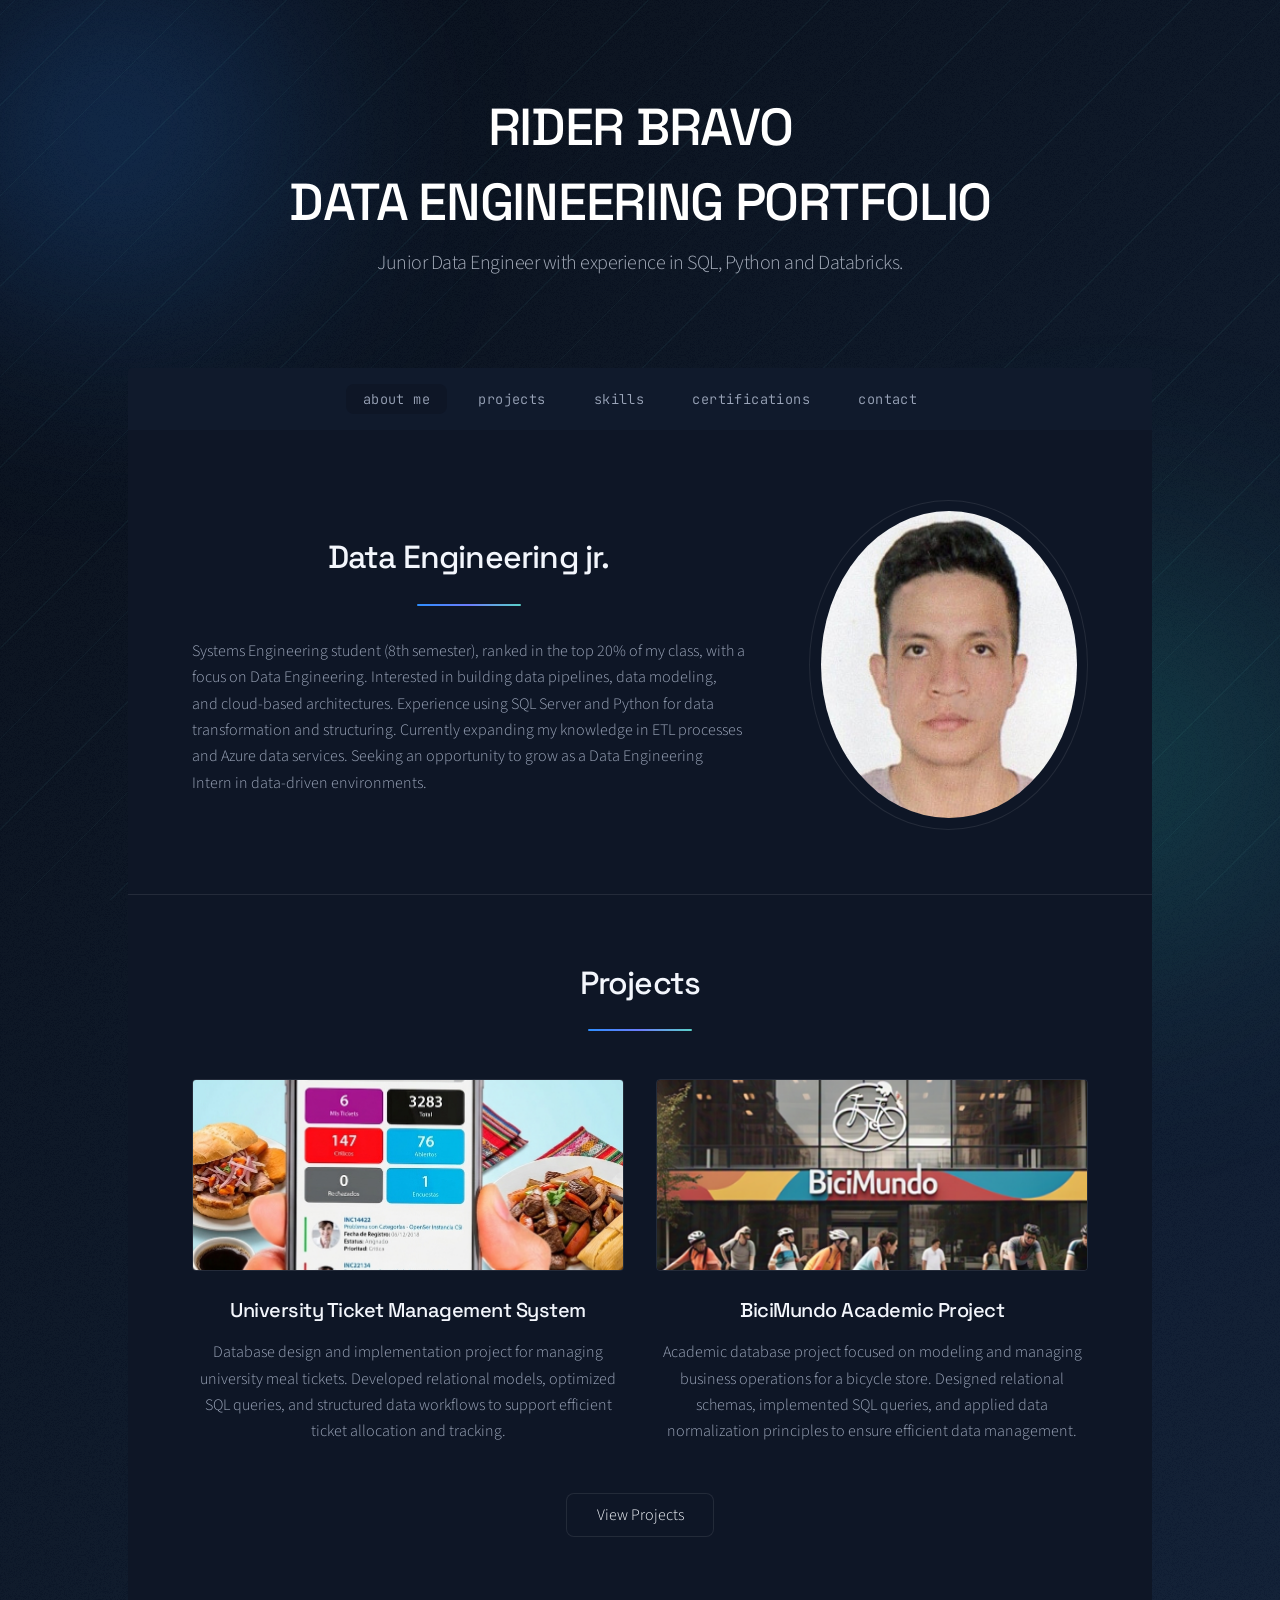
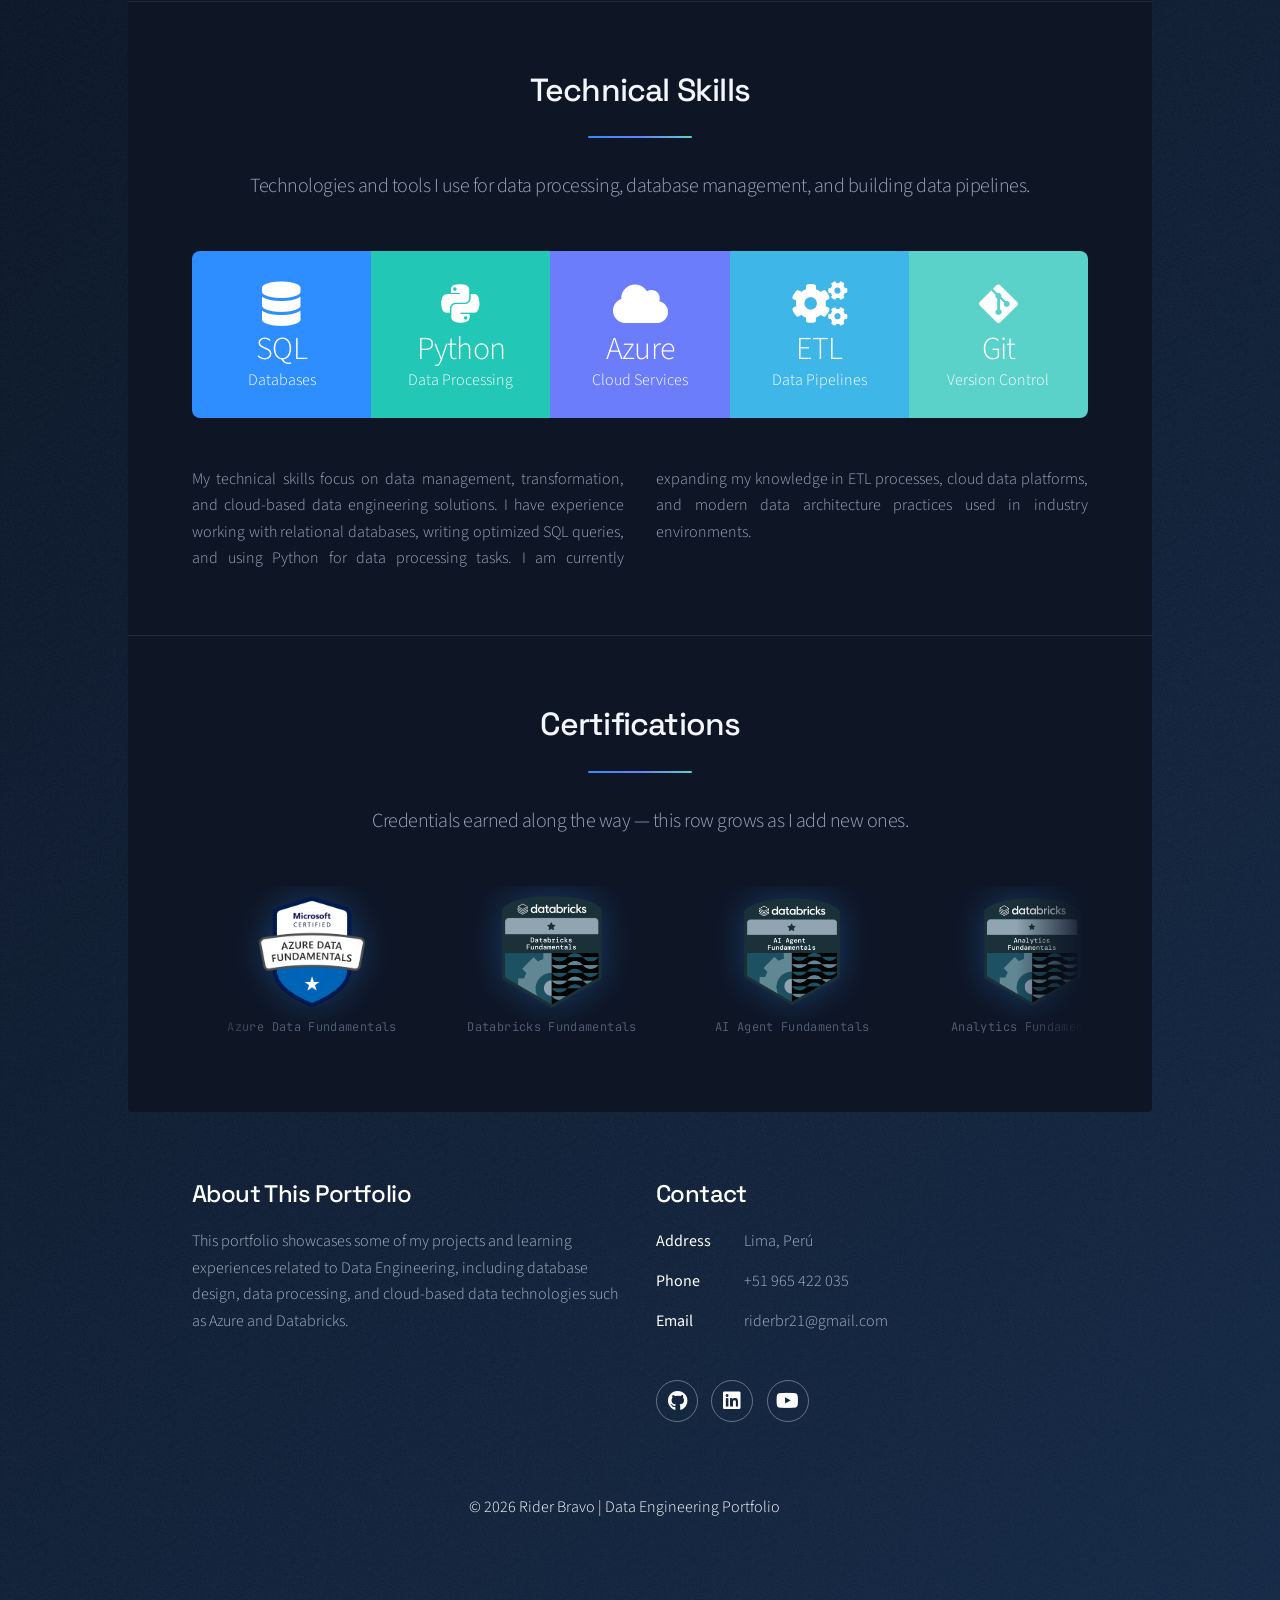
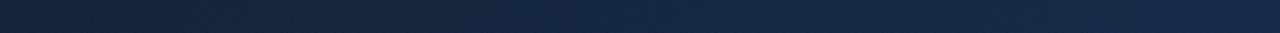
<file: index.html>
<!DOCTYPE HTML>
<!--
	Stellar by HTML5 UP
	html5up.net | @ajlkn
	Free for personal and commercial use under the CCA 3.0 license (html5up.net/license)
-->
<html lang="en">
	<head>
		<title>Rider Bravo | Data Engineering</title>
		<meta charset="utf-8" />
		<meta name="viewport" content="width=device-width, initial-scale=1, user-scalable=no" />

		<meta name="keywords" content="Rider Bravo, Data Engineer, Data Engineering, SQL, Python, ETL, Portafolio">
		<meta name="author" content="Rider Bravo">
		<meta name="description" content="Rider Bravo - Data Engineer Junior. Proyectos de ETL, Data Warehouse, SQL Server y Power BI.">

		<link rel="stylesheet" href="assets/css/main.css" />
		<noscript><link rel="stylesheet" href="assets/css/noscript.css" /></noscript>
		<script>if ('scrollRestoration' in history) history.scrollRestoration = 'manual';</script>
	</head>
	<body class="is-preload">

		<div class="bg-flow" aria-hidden="true"></div>

		<!-- Wrapper -->
			<div id="wrapper">

				<!-- Header -->
					<header id="header" class="alt">

						<h1>RIDER BRAVO </h1>
						<h1>DATA ENGINEERING PORTFOLIO</h1>

						<p>Junior Data Engineer with experience in SQL, Python and Databricks.</p>

					</header>

				<!-- Nav -->
					<nav id="nav">
						<ul>
							<li><a href="#intro" class="active">About me</a></li>
							<li><a href="#first">Projects</a></li>
							<li><a href="#second">Skills</a></li>
							<li><a href="#third">Certifications</a></li>
							<li><a href="#footer">Contact</a></li>
						</ul>
					</nav>

				<!-- Main -->
					<div id="main">

						<!-- Introduction -->
							<section id="intro" class="main">
								<div class="spotlight">
									<div class="content">
										<header class="major special">
											<h2>Data Engineering jr.</h2>
										</header>
										<p>
										Systems Engineering student (8th semester), ranked in the top 20% of my class,
										with a focus on Data Engineering. Interested in building data pipelines,
										data modeling, and cloud-based architectures. Experience using SQL Server
										and Python for data transformation and structuring. Currently expanding my
										knowledge in ETL processes and Azure data services. Seeking an opportunity
										to grow as a Data Engineering Intern in data-driven environments.
										</p>

									</div>
									<span class="image"><img src="images/pic01.jpeg" alt="Rider Bravo Data Engineer" title="Rider Bravo" /></span>
								</div>
							</section>

						<!-- First Section -->
							<section id="first" class="main special">
								<header class="major">
									<h2>Projects</h2>
								</header>
								<ul class="features">
									<li>
										<span class="project-icon"><img src="images/desayunoOBU.png" alt="Sistema tickets"></span>
										<h3>University Ticket Management System</h3>
										<p>Database design and implementation project for managing university meal tickets. Developed relational models, optimized SQL queries, and structured data workflows to support efficient ticket allocation and tracking.</p>
									</li>
									<li>
										<span class="project-icon"><img src="images/bicimundo.png" alt="BiciMundo Project"></span>
										<h3>BiciMundo Academic Project</h3>
										<p>Academic database project focused on modeling and managing business operations for a bicycle store. Designed relational schemas, implemented SQL queries, and applied data normalization principles to ensure efficient data management.</p>
									</li>

								</ul>
								<footer class="major">
									<ul class="actions special">
										<li><a href="generic.html" class="button">View Projects</a></li>
									</ul>
								</footer>
							</section>

						<!-- Second Section -->
							<section id="second" class="main special">
								<header class="major">
									<h2>Technical Skills</h2>
									<p>Technologies and tools I use for data processing, database management,
									and building data pipelines.</p>
								</header>

								<ul class="statistics">
									<li class="style1">
										<span class="icon solid fa-database"></span>
										<strong>SQL</strong> Databases
									</li>

									<li class="style2">
										<span class="icon brands fa-python"></span>
										<strong>Python</strong> Data Processing
									</li>

									<li class="style3">
										<span class="icon solid fa-cloud"></span>
										<strong>Azure</strong> Cloud Services
									</li>

									<li class="style4">
										<span class="icon solid fa-cogs"></span>
										<strong>ETL</strong> Data Pipelines
									</li>

									<li class="style5">
										<span class="icon brands fa-git-alt"></span>
										<strong>Git</strong> Version Control
									</li>
								</ul>

								<p class="content">
								My technical skills focus on data management, transformation, and
								cloud-based data engineering solutions. I have experience working
								with relational databases, writing optimized SQL queries, and using
								Python for data processing tasks. I am currently expanding my
								knowledge in ETL processes, cloud data platforms, and modern
								data architecture practices used in industry environments.
								</p>
							</section>

						<!-- Third Section -->
							<section id="third" class="main special">
								<header class="major">
									<h2>Certifications</h2>
									<p>Credentials earned along the way — this row grows as I add new ones.</p>
								</header>

								<div class="badge-marquee">
									<div class="badge-track">
										<a class="badge-item" href="https://learn.microsoft.com/es-mx/users/riderarceniobravosnchez-0359/credentials/fa0839f3e8932d15?ref=https%3A%2F%2Fwww.linkedin.com%2F" target="_blank" rel="noopener">
											<img src="images/badges/badge_data_fundamentals.png" alt="Microsoft Certified: Azure Data Fundamentals (DP-900)">
											<span class="badge-label">Azure Data Fundamentals</span>
										</a>
										<a class="badge-item" href="https://credentials.databricks.com/b4ce08c6-1bc7-4565-8d0b-9a2d0531d707#acc.ZTK1s7hA" target="_blank" rel="noopener">
											<img src="images/badges/badge_databricks.png" alt="Databricks Fundamentals">
											<span class="badge-label">Databricks Fundamentals</span>
										</a>
										<a class="badge-item" href="https://credentials.databricks.com/d0765c09-5a96-4ff2-a3c9-8afe31fa7fae#acc.HkmtR5Se" target="_blank" rel="noopener">
											<img src="images/badges/badge_ai_agent.png" alt="Databricks AI Agent Fundamentals">
											<span class="badge-label">AI Agent Fundamentals</span>
										</a>
										<a class="badge-item" href="https://credentials.databricks.com/8ec8ac1c-ae9f-4963-b28d-5a96823101e3#acc.uNx4XzWG" target="_blank" rel="noopener">
											<img src="images/badges/badge_analytics.png" alt="Databricks Analytics Fundamentals">
											<span class="badge-label">Analytics Fundamentals</span>
										</a>
										<a class="badge-item" href="https://credentials.databricks.com/4ef626b1-1dcb-41ea-800e-81008d8dab7c#acc.o5iOgXbt" target="_blank" rel="noopener">
											<img src="images/badges/badge_lakehouse_architecture.png" alt="Databricks Lakehouse Architecture Fundamentals">
											<span class="badge-label">Lakehouse Architecture</span>
										</a>
										<a class="badge-item" href="https://credentials.databricks.com/0ae1e254-e4d6-451c-8ff1-3c7a0db89a75#acc.zgOSmBrW" target="_blank" rel="noopener">
											<img src="images/badges/badge_data_ingestion.png" alt="Databricks Data Ingestion with Lakeflow Connect">
											<span class="badge-label">Data Ingestion with Lakeflow Connect</span>
										</a>
										<!-- Duplicate of the six badges above — required so the CSS marquee loop is seamless. Add new badges to BOTH copies. -->
										<a class="badge-item" href="https://learn.microsoft.com/es-mx/users/riderarceniobravosnchez-0359/credentials/fa0839f3e8932d15?ref=https%3A%2F%2Fwww.linkedin.com%2F" target="_blank" rel="noopener" aria-hidden="true" tabindex="-1">
											<img src="images/badges/badge_data_fundamentals.png" alt="">
											<span class="badge-label">Azure Data Fundamentals</span>
										</a>
										<a class="badge-item" href="https://credentials.databricks.com/b4ce08c6-1bc7-4565-8d0b-9a2d0531d707#acc.ZTK1s7hA" target="_blank" rel="noopener" aria-hidden="true" tabindex="-1">
											<img src="images/badges/badge_databricks.png" alt="">
											<span class="badge-label">Databricks Fundamentals</span>
										</a>
										<a class="badge-item" href="https://credentials.databricks.com/d0765c09-5a96-4ff2-a3c9-8afe31fa7fae#acc.HkmtR5Se" target="_blank" rel="noopener" aria-hidden="true" tabindex="-1">
											<img src="images/badges/badge_ai_agent.png" alt="">
											<span class="badge-label">AI Agent Fundamentals</span>
										</a>
										<a class="badge-item" href="https://credentials.databricks.com/8ec8ac1c-ae9f-4963-b28d-5a96823101e3#acc.uNx4XzWG" target="_blank" rel="noopener" aria-hidden="true" tabindex="-1">
											<img src="images/badges/badge_analytics.png" alt="">
											<span class="badge-label">Analytics Fundamentals</span>
										</a>
										<a class="badge-item" href="https://credentials.databricks.com/4ef626b1-1dcb-41ea-800e-81008d8dab7c#acc.o5iOgXbt" target="_blank" rel="noopener" aria-hidden="true" tabindex="-1">
											<img src="images/badges/badge_lakehouse_architecture.png" alt="">
											<span class="badge-label">Lakehouse Architecture</span>
										</a>
										<a class="badge-item" href="https://credentials.databricks.com/0ae1e254-e4d6-451c-8ff1-3c7a0db89a75#acc.zgOSmBrW" target="_blank" rel="noopener" aria-hidden="true" tabindex="-1">
											<img src="images/badges/badge_data_ingestion.png" alt="">
											<span class="badge-label">Data Ingestion with Lakeflow Connect</span>
										</a>
									</div>
								</div>
							</section>

					</div>

				<!-- Footer -->
					<footer id="footer">
						<section>
							<h2>About This Portfolio</h2>
							<p>This portfolio showcases some of my projects and learning experiences related to Data Engineering, including database design, data processing, and cloud-based data technologies such as Azure and Databricks.</p>


						</section>
						<section>
							<h2>Contact</h2>
							<dl class="alt">
								<dt>Address</dt>
								<dd>Lima, Perú</dd>
								<dt>Phone</dt>
								<dd>+51 965 422 035</dd>
								<dt>Email</dt>
								<dd>riderbr21@gmail.com</dd>
							</dl>

							<ul class="icons">
								<li>
									<a href="https://github.com/DevDataRider" target="_blank" rel="noopener noreferrer" class="icon brands fa-github alt"><span class="label">GitHub</span></a>
								</li>

								<li>
									<a href="https://linkedin.com/in/riderbr21" target="_blank" rel="noopener noreferrer" class="icon brands fa-linkedin alt"><span class="label">LinkedIn</span></a>
								</li>

								<li><a href="https://www.youtube.com/@DevDataRider" target="_blank" rel="noopener noreferrer" class="icon brands fa-youtube alt"><span class="label">YouTube</span></a>
								</li>
							</ul>

						</section>
						<p class="copyright">© 2026 Rider Bravo | Data Engineering Portfolio</p>
					</footer>

			</div>

		<!-- Scripts -->
			<script src="assets/js/jquery.min.js"></script>
			<script src="assets/js/jquery.scrollex.min.js"></script>
			<script src="assets/js/jquery.scrolly.min.js"></script>
			<script src="assets/js/browser.min.js"></script>
			<script src="assets/js/breakpoints.min.js"></script>
			<script src="assets/js/util.js"></script>
			<script src="assets/js/main.js"></script>
			<script src="assets/js/cursor.js"></script>

	</body>
</html>
</file>
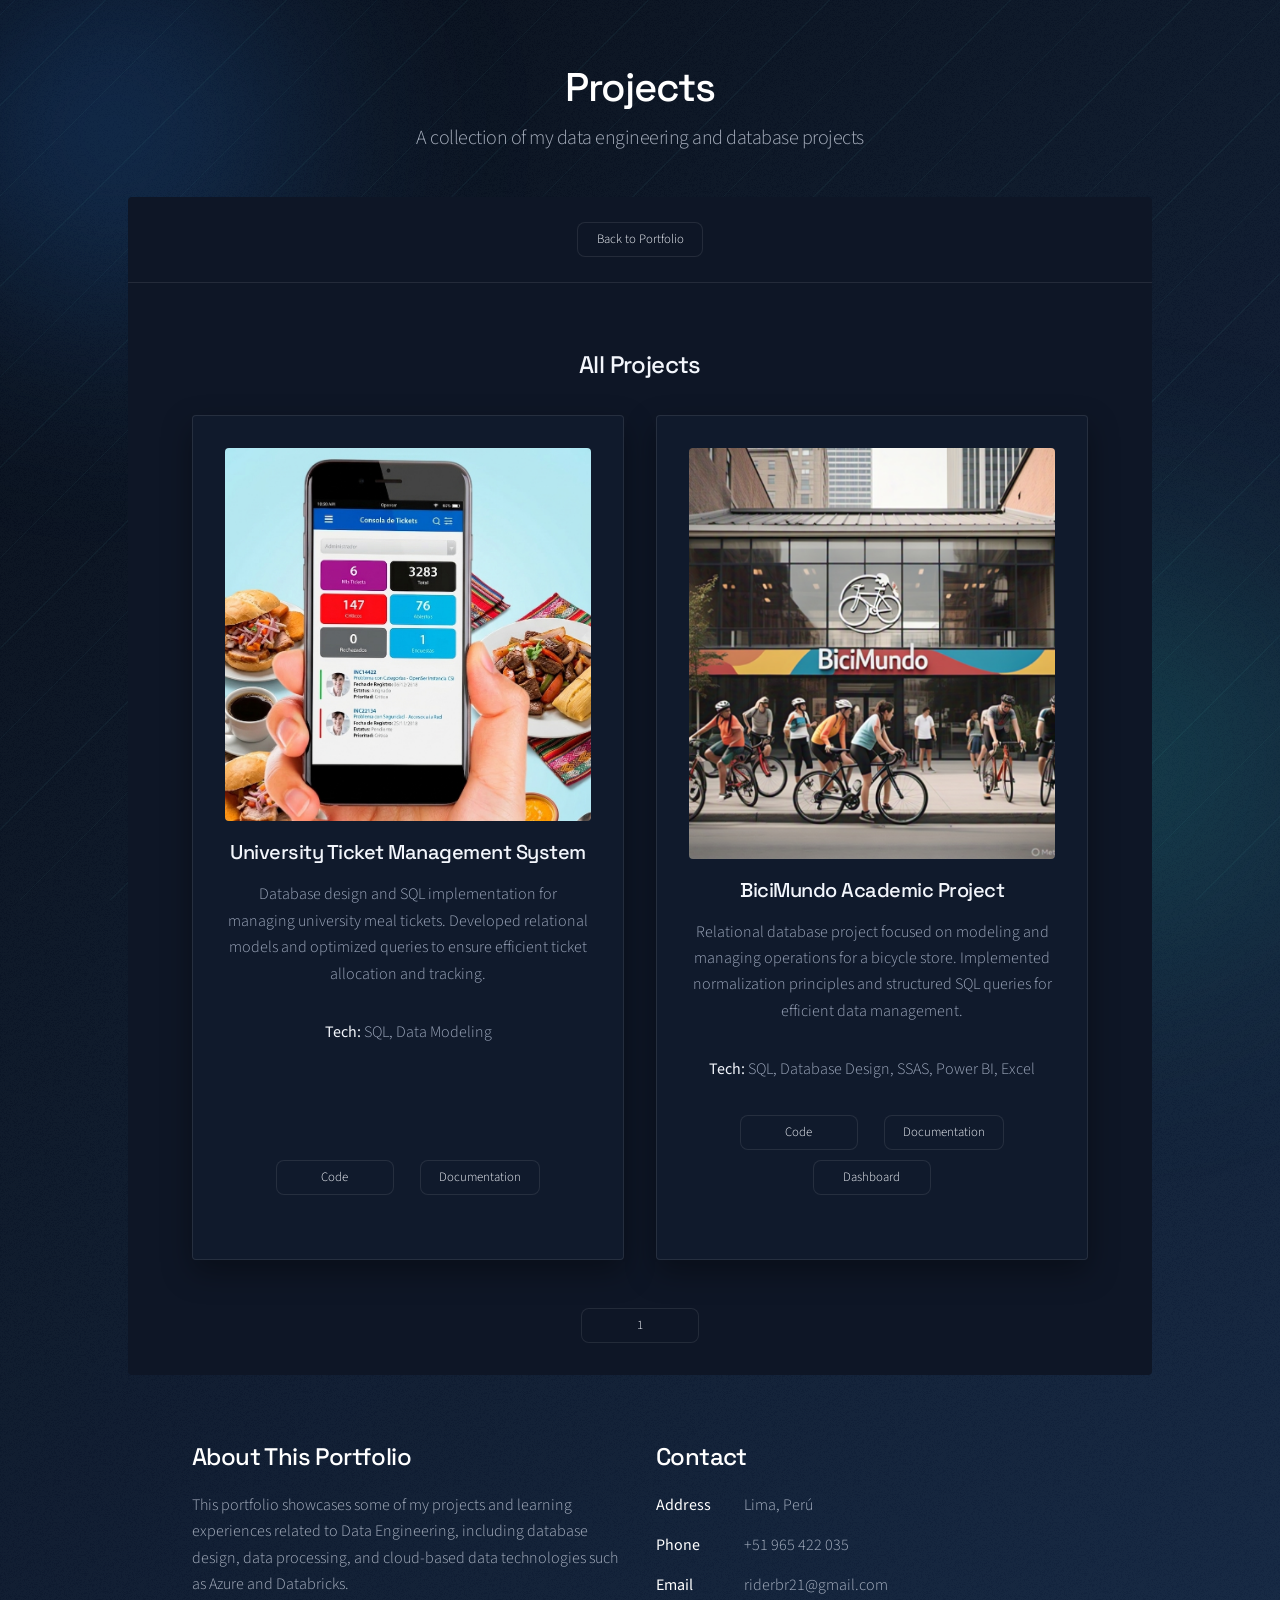
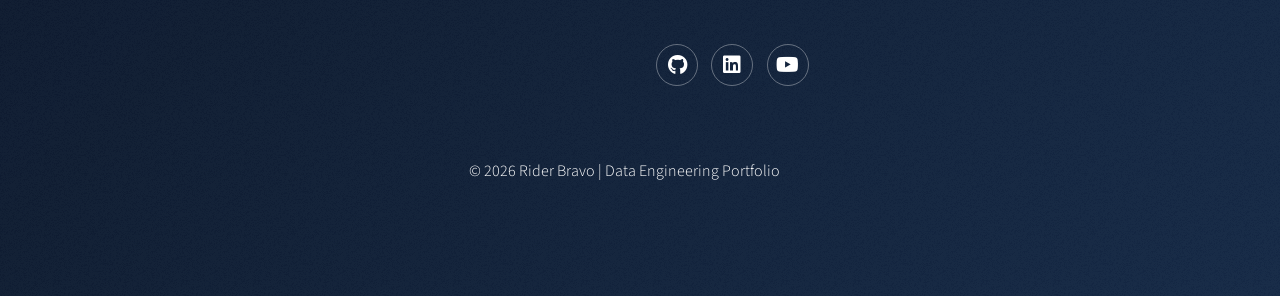
<file: generic.html>
<!DOCTYPE HTML>
<!--
	Stellar by HTML5 UP
	html5up.net
-->
<html lang="en">
	<head>
		<title>Projects | Rider Bravo</title>
		<meta charset="utf-8" />
		<meta name="viewport" content="width=device-width, initial-scale=1" />

		<meta name="keywords" content="Rider Bravo, Data Engineer, Data Engineering, SQL, Python, ETL, Portafolio, Proyectos">
		<meta name="author" content="Rider Bravo">
		<meta name="description" content="Rider Bravo - Data Engineer Junior. Listado completo de proyectos de ETL, Data Warehouse, SQL Server y Power BI.">

		<link rel="stylesheet" href="assets/css/main.css" />
		<noscript><link rel="stylesheet" href="assets/css/noscript.css" /></noscript>
		<script>if ('scrollRestoration' in history) history.scrollRestoration = 'manual';</script>
	</head>

	<body class="is-preload">

		<div class="bg-flow" aria-hidden="true"></div>

		<div id="wrapper">

			<header id="header">
				<h1>Projects</h1>
				<p>A collection of my data engineering and database projects</p>
			</header>

			<div id="main">
				<div class="back-container">
					<a href="index.html" class="button small back-button">Back to Portfolio</a>
				</div>

				<section id="content" class="main">

					<h2>All Projects</h2>

					<div class="projects-grid">

						<div class="project-card">
							<img src="images/desayunoOBU.png" alt="University Ticket System">
							<h3>University Ticket Management System</h3>
							<p>Database design and SQL implementation for managing university meal tickets. Developed relational models and optimized queries to ensure efficient ticket allocation and tracking.</p>
							<p><strong>Tech:</strong> SQL, Data Modeling</p>
							<ul class="actions small">
								<li><a href="https://github.com/DevDataRider/Projects_UNI/tree/master/SistemaTicketsOBU/code/" target="_blank" class="button small">Code</a></li>
            					<li><a href="https://github.com/DevDataRider/Projects_UNI/tree/master/SistemaTicketsOBU/documentation" target="_blank" class="button small">Documentation</a></li>

							</ul>
						</div>

						<div class="project-card">
							<img src="images/bicimundo.png" alt="BiciMundo Project">
							<h3>BiciMundo Academic Project</h3>
							<p>Relational database project focused on modeling and managing operations for a bicycle store. Implemented normalization principles and structured SQL queries for efficient data management.</p>
							<p><strong>Tech:</strong> SQL, Database Design, SSAS, Power BI, Excel</p>
							<ul class="actions small">
								<li><a href="https://github.com/DevDataRider/Projects_UNI/tree/master/BiciMundo" target="_blank" class="button small">Code</a></li>
            					<li><a href="https://github.com/DevDataRider/Projects_UNI/tree/master/BiciMundo/Documentation" target="_blank" class="button small">Documentation</a></li>
            					<li><a href="https://github.com/DevDataRider/Projects_UNI/tree/master/BiciMundo/4_Dashboard" target="_blank" class="button small">Dashboard</a></li>
							</ul>
						</div>

					</div>

					<div class="pagination">
						<a href="#" class="button small">1</a>
					</div>

				</section>

			</div>

			<footer id="footer">

				<section>
					<h2>About This Portfolio</h2>
					<p>This portfolio showcases some of my projects and learning experiences related to Data Engineering, including database design, data processing, and cloud-based data technologies such as Azure and Databricks.</p>
				</section>

				<section>
					<h2>Contact</h2>
					<dl class="alt">
						<dt>Address</dt>
						<dd>Lima, Perú</dd>

						<dt>Phone</dt>
						<dd>+51 965 422 035</dd>

						<dt>Email</dt>
						<dd>riderbr21@gmail.com</dd>
					</dl>

					<ul class="icons">
						<li>
							<a href="https://github.com/DevDataRider" target="_blank" class="icon brands fa-github alt">
								<span class="label">GitHub</span>
							</a>
						</li>

						<li>
							<a href="https://linkedin.com/in/riderbr21" target="_blank" class="icon brands fa-linkedin alt">
								<span class="label">LinkedIn</span>
							</a>
						</li>

						<li>
							<a href="https://www.youtube.com/@DevDataRider" target="_blank" rel="noopener noreferrer" class="icon brands fa-youtube alt">
								<span class="label">YouTube</span>
							</a>
						</li>
					</ul>

				</section>

				<p class="copyright">© 2026 Rider Bravo | Data Engineering Portfolio</p>

			</footer>

		</div>

		<script src="assets/js/jquery.min.js"></script>
		<script src="assets/js/jquery.scrollex.min.js"></script>
		<script src="assets/js/jquery.scrolly.min.js"></script>
		<script src="assets/js/browser.min.js"></script>
		<script src="assets/js/breakpoints.min.js"></script>
		<script src="assets/js/util.js"></script>
		<script src="assets/js/main.js"></script>
		<script src="assets/js/cursor.js"></script>

	</body>
</html>
</file>
<file: assets/css/noscript.css>
/*
	Stellar by HTML5 UP
	html5up.net | @ajlkn
	Free for personal and commercial use under the CCA 3.0 license (html5up.net/license)
*/

/* Header */

	body.is-preload #header.alt > * {
		opacity: 1;
	}

	body.is-preload #header.alt .logo {
		-moz-transform: none;
		-webkit-transform: none;
		-ms-transform: none;
		transform: none;
	}
</file>
<file: assets/css/main.css>
@import 'fontawesome-all.min.css';
@import 'https://fonts.googleapis.com/css2?family=Source+Sans+Pro:wght@300;400&family=Space+Grotesk:wght@400;500;600&family=JetBrains+Mono:wght@400;500&display=swap';
/*
	Stellar by HTML5 UP
	html5up.net | @ajlkn
	Free for personal and commercial use under the CCA 3.0 license (html5up.net/license)
*/
html, body, div, span, applet, object,
iframe, h1, h2, h3, h4, h5, h6, p, blockquote,
pre, a, abbr, acronym, address, big, cite,
code, del, dfn, em, img, ins, kbd, q, s, samp,
small, strike, strong, sub, sup, tt, var, b,
u, i, center, dl, dt, dd, ol, ul, li, fieldset,
form, label, legend, table, caption, tbody,
tfoot, thead, tr, th, td, article, aside,
canvas, details, embed, figure, figcaption,
footer, header, hgroup, menu, nav, output, ruby,
section, summary, time, mark, audio, video {
  margin: 0;
  padding: 0;
  border: 0;
  font-size: 100%;
  font: inherit;
  vertical-align: baseline;
}

article, aside, details, figcaption, figure,
footer, header, hgroup, menu, nav, section {
  display: block;
}

body {
  line-height: 1;
}

ol, ul {
  list-style: none;
}

blockquote, q {
  quotes: none;
}
blockquote:before, blockquote:after, q:before, q:after {
  content: "";
  content: none;
}

table {
  border-collapse: collapse;
  border-spacing: 0;
}

body {
  -webkit-text-size-adjust: none;
}

mark {
  background-color: transparent;
  color: inherit;
}

input::-moz-focus-inner {
  border: 0;
  padding: 0;
}

input, select, textarea {
  -moz-appearance: none;
  -webkit-appearance: none;
  -ms-appearance: none;
  appearance: none;
}

/* Basic */
@-ms-viewport {
  width: device-width;
}
body {
  -ms-overflow-style: scrollbar;
}

@media screen and (max-width: 480px) {
  html, body {
    min-width: 320px;
  }
}
html {
  box-sizing: border-box;
}

*, *:before, *:after {
  box-sizing: inherit;
}

body {
  position: relative;
  overflow-x: hidden;
  background-color: #060b16;
  background-image: url("images/overlay.png"), -moz-linear-gradient(135deg, #050a14 0%, #132743 100%);
  background-image: url("images/overlay.png"), -webkit-linear-gradient(135deg, #050a14 0%, #132743 100%);
  background-image: url("images/overlay.png"), -ms-linear-gradient(135deg, #050a14 0%, #132743 100%);
  background-image: url("images/overlay.png"), linear-gradient(135deg, #050a14 0%, #132743 100%);
}
body:before, body:after {
  content: "";
  position: fixed;
  z-index: -2;
  border-radius: 100%;
  pointer-events: none;
  -moz-filter: blur(90px);
  -webkit-filter: blur(90px);
  -ms-filter: blur(90px);
  filter: blur(90px);
  -moz-animation: aura-drift 30s ease-in-out infinite alternate;
  -webkit-animation: aura-drift 30s ease-in-out infinite alternate;
  -ms-animation: aura-drift 30s ease-in-out infinite alternate;
  animation: aura-drift 30s ease-in-out infinite alternate;
}
body:before {
  top: -18%;
  left: -14%;
  width: 46vw;
  height: 46vw;
  background: radial-gradient(circle, rgba(46, 142, 255, 0.28) 0%, transparent 70%);
}
body:after {
  bottom: -20%;
  right: -12%;
  width: 50vw;
  height: 50vw;
  background: radial-gradient(circle, rgba(34, 199, 181, 0.22) 0%, transparent 70%);
  -moz-animation-duration: 36s;
  -webkit-animation-duration: 36s;
  -ms-animation-duration: 36s;
  animation-duration: 36s;
  -moz-animation-direction: alternate-reverse;
  -webkit-animation-direction: alternate-reverse;
  -ms-animation-direction: alternate-reverse;
  animation-direction: alternate-reverse;
}
@-moz-keyframes aura-drift {
  0% {
    -moz-transform: translate(0, 0) scale(1);
    -webkit-transform: translate(0, 0) scale(1);
    -ms-transform: translate(0, 0) scale(1);
    transform: translate(0, 0) scale(1);
  }
  100% {
    -moz-transform: translate(6vw, 8vh) scale(1.18);
    -webkit-transform: translate(6vw, 8vh) scale(1.18);
    -ms-transform: translate(6vw, 8vh) scale(1.18);
    transform: translate(6vw, 8vh) scale(1.18);
  }
}
@-webkit-keyframes aura-drift {
  0% {
    -moz-transform: translate(0, 0) scale(1);
    -webkit-transform: translate(0, 0) scale(1);
    -ms-transform: translate(0, 0) scale(1);
    transform: translate(0, 0) scale(1);
  }
  100% {
    -moz-transform: translate(6vw, 8vh) scale(1.18);
    -webkit-transform: translate(6vw, 8vh) scale(1.18);
    -ms-transform: translate(6vw, 8vh) scale(1.18);
    transform: translate(6vw, 8vh) scale(1.18);
  }
}
@-ms-keyframes aura-drift {
  0% {
    -moz-transform: translate(0, 0) scale(1);
    -webkit-transform: translate(0, 0) scale(1);
    -ms-transform: translate(0, 0) scale(1);
    transform: translate(0, 0) scale(1);
  }
  100% {
    -moz-transform: translate(6vw, 8vh) scale(1.18);
    -webkit-transform: translate(6vw, 8vh) scale(1.18);
    -ms-transform: translate(6vw, 8vh) scale(1.18);
    transform: translate(6vw, 8vh) scale(1.18);
  }
}
@keyframes aura-drift {
  0% {
    -moz-transform: translate(0, 0) scale(1);
    -webkit-transform: translate(0, 0) scale(1);
    -ms-transform: translate(0, 0) scale(1);
    transform: translate(0, 0) scale(1);
  }
  100% {
    -moz-transform: translate(6vw, 8vh) scale(1.18);
    -webkit-transform: translate(6vw, 8vh) scale(1.18);
    -ms-transform: translate(6vw, 8vh) scale(1.18);
    transform: translate(6vw, 8vh) scale(1.18);
  }
}
body.is-preload *, body.is-preload *:before, body.is-preload *:after {
  -moz-animation: none !important;
  -webkit-animation: none !important;
  -ms-animation: none !important;
  animation: none !important;
  -moz-transition: none !important;
  -webkit-transition: none !important;
  -ms-transition: none !important;
  transition: none !important;
}
@media (prefers-reduced-motion: reduce) {
  body:before, body:after {
    -moz-animation: none !important;
    -webkit-animation: none !important;
    -ms-animation: none !important;
    animation: none !important;
  }
}

.bg-flow {
  position: fixed;
  top: 0;
  left: 0;
  z-index: -1;
  width: 100%;
  height: 100%;
  pointer-events: none;
  opacity: 0.05;
  background-image: repeating-linear-gradient(-45deg, #5ad1c9 0, #5ad1c9 1px, transparent 1px, transparent 64px);
  -moz-background-size: 200% 200%;
  -webkit-background-size: 200% 200%;
  -ms-background-size: 200% 200%;
  background-size: 200% 200%;
  -moz-animation: flow-shift 45s linear infinite;
  -webkit-animation: flow-shift 45s linear infinite;
  -ms-animation: flow-shift 45s linear infinite;
  animation: flow-shift 45s linear infinite;
}
body.is-preload .bg-flow {
  -moz-animation: none !important;
  -webkit-animation: none !important;
  -ms-animation: none !important;
  animation: none !important;
}
@media (prefers-reduced-motion: reduce) {
  .bg-flow {
    -moz-animation: none !important;
    -webkit-animation: none !important;
    -ms-animation: none !important;
    animation: none !important;
  }
}

@-moz-keyframes flow-shift {
  0% {
    background-position: 0 0;
  }
  100% {
    background-position: 220px 220px;
  }
}
@-webkit-keyframes flow-shift {
  0% {
    background-position: 0 0;
  }
  100% {
    background-position: 220px 220px;
  }
}
@-ms-keyframes flow-shift {
  0% {
    background-position: 0 0;
  }
  100% {
    background-position: 220px 220px;
  }
}
@keyframes flow-shift {
  0% {
    background-position: 0 0;
  }
  100% {
    background-position: 220px 220px;
  }
}
/* Type */
body {
  background-color: #060b16;
  color: rgba(224, 231, 245, 0.72);
}

body, input, select, textarea {
  font-family: "Source Sans Pro", Helvetica, sans-serif;
  font-size: 17pt;
  font-weight: 300;
  line-height: 1.65;
}
@media screen and (max-width: 1680px) {
  body, input, select, textarea {
    font-size: 14pt;
  }
}
@media screen and (max-width: 1280px) {
  body, input, select, textarea {
    font-size: 12pt;
  }
}
@media screen and (max-width: 360px) {
  body, input, select, textarea {
    font-size: 11pt;
  }
}

a {
  -moz-transition: color 0.2s ease, border-bottom 0.2s ease;
  -webkit-transition: color 0.2s ease, border-bottom 0.2s ease;
  -ms-transition: color 0.2s ease, border-bottom 0.2s ease;
  transition: color 0.2s ease, border-bottom 0.2s ease;
  text-decoration: none;
  border-bottom: dotted 1px;
  color: inherit;
}
a:hover {
  border-bottom-color: transparent;
}

strong, b {
  font-weight: 400;
}

em, i {
  font-style: italic;
}

p {
  margin: 0 0 2em 0;
}
p.content {
  -moz-columns: 20em 2;
  -webkit-columns: 20em 2;
  -ms-columns: 20em 2;
  columns: 20em 2;
  -moz-column-gap: 2em;
  -webkit-column-gap: 2em;
  -ms-column-gap: 2em;
  column-gap: 2em;
  text-align: justify;
}

h1, h2, h3, h4, h5, h6 {
  font-family: "Space Grotesk", Helvetica, sans-serif;
  font-weight: 500;
  line-height: 1.5;
  margin: 0 0 0.7em 0;
  letter-spacing: -0.025em;
}
h1 a, h2 a, h3 a, h4 a, h5 a, h6 a {
  color: inherit;
  text-decoration: none;
}

h1 {
  font-size: 2.5em;
  line-height: 1.2;
}

h2 {
  font-size: 1.5em;
}

h3 {
  font-size: 1.25em;
}

h4 {
  font-size: 1.1em;
}

h5 {
  font-size: 0.9em;
}

h6 {
  font-size: 0.7em;
}

@media screen and (max-width: 736px) {
  h1 {
    font-size: 2em;
  }
}
sub {
  font-size: 0.8em;
  position: relative;
  top: 0.5em;
}

sup {
  font-size: 0.8em;
  position: relative;
  top: -0.5em;
}

blockquote {
  border-left: solid 4px;
  font-style: italic;
  margin: 0 0 2em 0;
  padding: 0.5em 0 0.5em 2em;
}

code {
  border-radius: 8px;
  border: solid 1px;
  font-family: "JetBrains Mono", "Courier New", monospace;
  font-size: 0.9em;
  margin: 0 0.25em;
  padding: 0.25em 0.65em;
}

pre {
  -webkit-overflow-scrolling: touch;
  font-family: "JetBrains Mono", "Courier New", monospace;
  font-size: 0.9em;
  margin: 0 0 2em 0;
}
pre code {
  display: block;
  line-height: 1.75;
  padding: 1em 1.5em;
  overflow-x: auto;
}

hr {
  border: 0;
  border-bottom: solid 1px;
  margin: 2em 0;
}
hr.major {
  margin: 3em 0;
}

.align-left {
  text-align: left;
}

.align-center {
  text-align: center;
}

.align-right {
  text-align: right;
}

input, select, textarea {
  color: #ffffff;
}

a:hover {
  color: #ffffff;
}

strong, b {
  color: #ffffff;
}

h1, h2, h3, h4, h5, h6 {
  color: #ffffff;
}

blockquote {
  border-left-color: rgba(255, 255, 255, 0.35);
}

code {
  background: rgba(255, 255, 255, 0.075);
  border-color: rgba(255, 255, 255, 0.35);
}

hr {
  border-bottom-color: rgba(255, 255, 255, 0.35);
}

/* Row */
.row {
  display: flex;
  flex-wrap: wrap;
  box-sizing: border-box;
  align-items: stretch;
}
.row > * {
  box-sizing: border-box;
}
.row.gtr-uniform > * > :last-child {
  margin-bottom: 0;
}
.row.aln-left {
  justify-content: flex-start;
}
.row.aln-center {
  justify-content: center;
}
.row.aln-right {
  justify-content: flex-end;
}
.row.aln-top {
  align-items: flex-start;
}
.row.aln-middle {
  align-items: center;
}
.row.aln-bottom {
  align-items: flex-end;
}
.row > .imp {
  order: -1;
}
.row > .col-1 {
  width: 8.3333333333%;
}
.row > .off-1 {
  margin-left: 8.3333333333%;
}
.row > .col-2 {
  width: 16.6666666667%;
}
.row > .off-2 {
  margin-left: 16.6666666667%;
}
.row > .col-3 {
  width: 25%;
}
.row > .off-3 {
  margin-left: 25%;
}
.row > .col-4 {
  width: 33.3333333333%;
}
.row > .off-4 {
  margin-left: 33.3333333333%;
}
.row > .col-5 {
  width: 41.6666666667%;
}
.row > .off-5 {
  margin-left: 41.6666666667%;
}
.row > .col-6 {
  width: 50%;
}
.row > .off-6 {
  margin-left: 50%;
}
.row > .col-7 {
  width: 58.3333333333%;
}
.row > .off-7 {
  margin-left: 58.3333333333%;
}
.row > .col-8 {
  width: 66.6666666667%;
}
.row > .off-8 {
  margin-left: 66.6666666667%;
}
.row > .col-9 {
  width: 75%;
}
.row > .off-9 {
  margin-left: 75%;
}
.row > .col-10 {
  width: 83.3333333333%;
}
.row > .off-10 {
  margin-left: 83.3333333333%;
}
.row > .col-11 {
  width: 91.6666666667%;
}
.row > .off-11 {
  margin-left: 91.6666666667%;
}
.row > .col-12 {
  width: 100%;
}
.row > .off-12 {
  margin-left: 100%;
}
.row.gtr-0 {
  margin-top: 0;
  margin-left: 0em;
}
.row.gtr-0 > * {
  padding: 0 0 0 0em;
}
.row.gtr-0.gtr-uniform {
  margin-top: 0em;
}
.row.gtr-0.gtr-uniform > * {
  padding-top: 0em;
}
.row.gtr-25 {
  margin-top: 0;
  margin-left: -0.375em;
}
.row.gtr-25 > * {
  padding: 0 0 0 0.375em;
}
.row.gtr-25.gtr-uniform {
  margin-top: -0.375em;
}
.row.gtr-25.gtr-uniform > * {
  padding-top: 0.375em;
}
.row.gtr-50 {
  margin-top: 0;
  margin-left: -0.75em;
}
.row.gtr-50 > * {
  padding: 0 0 0 0.75em;
}
.row.gtr-50.gtr-uniform {
  margin-top: -0.75em;
}
.row.gtr-50.gtr-uniform > * {
  padding-top: 0.75em;
}
.row {
  margin-top: 0;
  margin-left: -1.5em;
}
.row > * {
  padding: 0 0 0 1.5em;
}
.row.gtr-uniform {
  margin-top: -1.5em;
}
.row.gtr-uniform > * {
  padding-top: 1.5em;
}
.row.gtr-150 {
  margin-top: 0;
  margin-left: -2.25em;
}
.row.gtr-150 > * {
  padding: 0 0 0 2.25em;
}
.row.gtr-150.gtr-uniform {
  margin-top: -2.25em;
}
.row.gtr-150.gtr-uniform > * {
  padding-top: 2.25em;
}
.row.gtr-200 {
  margin-top: 0;
  margin-left: -3em;
}
.row.gtr-200 > * {
  padding: 0 0 0 3em;
}
.row.gtr-200.gtr-uniform {
  margin-top: -3em;
}
.row.gtr-200.gtr-uniform > * {
  padding-top: 3em;
}
@media screen and (max-width: 1680px) {
  .row {
    display: flex;
    flex-wrap: wrap;
    box-sizing: border-box;
    align-items: stretch;
  }
  .row > * {
    box-sizing: border-box;
  }
  .row.gtr-uniform > * > :last-child {
    margin-bottom: 0;
  }
  .row.aln-left {
    justify-content: flex-start;
  }
  .row.aln-center {
    justify-content: center;
  }
  .row.aln-right {
    justify-content: flex-end;
  }
  .row.aln-top {
    align-items: flex-start;
  }
  .row.aln-middle {
    align-items: center;
  }
  .row.aln-bottom {
    align-items: flex-end;
  }
  .row > .imp-xlarge {
    order: -1;
  }
  .row > .col-1-xlarge {
    width: 8.3333333333%;
  }
  .row > .off-1-xlarge {
    margin-left: 8.3333333333%;
  }
  .row > .col-2-xlarge {
    width: 16.6666666667%;
  }
  .row > .off-2-xlarge {
    margin-left: 16.6666666667%;
  }
  .row > .col-3-xlarge {
    width: 25%;
  }
  .row > .off-3-xlarge {
    margin-left: 25%;
  }
  .row > .col-4-xlarge {
    width: 33.3333333333%;
  }
  .row > .off-4-xlarge {
    margin-left: 33.3333333333%;
  }
  .row > .col-5-xlarge {
    width: 41.6666666667%;
  }
  .row > .off-5-xlarge {
    margin-left: 41.6666666667%;
  }
  .row > .col-6-xlarge {
    width: 50%;
  }
  .row > .off-6-xlarge {
    margin-left: 50%;
  }
  .row > .col-7-xlarge {
    width: 58.3333333333%;
  }
  .row > .off-7-xlarge {
    margin-left: 58.3333333333%;
  }
  .row > .col-8-xlarge {
    width: 66.6666666667%;
  }
  .row > .off-8-xlarge {
    margin-left: 66.6666666667%;
  }
  .row > .col-9-xlarge {
    width: 75%;
  }
  .row > .off-9-xlarge {
    margin-left: 75%;
  }
  .row > .col-10-xlarge {
    width: 83.3333333333%;
  }
  .row > .off-10-xlarge {
    margin-left: 83.3333333333%;
  }
  .row > .col-11-xlarge {
    width: 91.6666666667%;
  }
  .row > .off-11-xlarge {
    margin-left: 91.6666666667%;
  }
  .row > .col-12-xlarge {
    width: 100%;
  }
  .row > .off-12-xlarge {
    margin-left: 100%;
  }
  .row.gtr-0 {
    margin-top: 0;
    margin-left: 0em;
  }
  .row.gtr-0 > * {
    padding: 0 0 0 0em;
  }
  .row.gtr-0.gtr-uniform {
    margin-top: 0em;
  }
  .row.gtr-0.gtr-uniform > * {
    padding-top: 0em;
  }
  .row.gtr-25 {
    margin-top: 0;
    margin-left: -0.375em;
  }
  .row.gtr-25 > * {
    padding: 0 0 0 0.375em;
  }
  .row.gtr-25.gtr-uniform {
    margin-top: -0.375em;
  }
  .row.gtr-25.gtr-uniform > * {
    padding-top: 0.375em;
  }
  .row.gtr-50 {
    margin-top: 0;
    margin-left: -0.75em;
  }
  .row.gtr-50 > * {
    padding: 0 0 0 0.75em;
  }
  .row.gtr-50.gtr-uniform {
    margin-top: -0.75em;
  }
  .row.gtr-50.gtr-uniform > * {
    padding-top: 0.75em;
  }
  .row {
    margin-top: 0;
    margin-left: -1.5em;
  }
  .row > * {
    padding: 0 0 0 1.5em;
  }
  .row.gtr-uniform {
    margin-top: -1.5em;
  }
  .row.gtr-uniform > * {
    padding-top: 1.5em;
  }
  .row.gtr-150 {
    margin-top: 0;
    margin-left: -2.25em;
  }
  .row.gtr-150 > * {
    padding: 0 0 0 2.25em;
  }
  .row.gtr-150.gtr-uniform {
    margin-top: -2.25em;
  }
  .row.gtr-150.gtr-uniform > * {
    padding-top: 2.25em;
  }
  .row.gtr-200 {
    margin-top: 0;
    margin-left: -3em;
  }
  .row.gtr-200 > * {
    padding: 0 0 0 3em;
  }
  .row.gtr-200.gtr-uniform {
    margin-top: -3em;
  }
  .row.gtr-200.gtr-uniform > * {
    padding-top: 3em;
  }
}
@media screen and (max-width: 1280px) {
  .row {
    display: flex;
    flex-wrap: wrap;
    box-sizing: border-box;
    align-items: stretch;
  }
  .row > * {
    box-sizing: border-box;
  }
  .row.gtr-uniform > * > :last-child {
    margin-bottom: 0;
  }
  .row.aln-left {
    justify-content: flex-start;
  }
  .row.aln-center {
    justify-content: center;
  }
  .row.aln-right {
    justify-content: flex-end;
  }
  .row.aln-top {
    align-items: flex-start;
  }
  .row.aln-middle {
    align-items: center;
  }
  .row.aln-bottom {
    align-items: flex-end;
  }
  .row > .imp-large {
    order: -1;
  }
  .row > .col-1-large {
    width: 8.3333333333%;
  }
  .row > .off-1-large {
    margin-left: 8.3333333333%;
  }
  .row > .col-2-large {
    width: 16.6666666667%;
  }
  .row > .off-2-large {
    margin-left: 16.6666666667%;
  }
  .row > .col-3-large {
    width: 25%;
  }
  .row > .off-3-large {
    margin-left: 25%;
  }
  .row > .col-4-large {
    width: 33.3333333333%;
  }
  .row > .off-4-large {
    margin-left: 33.3333333333%;
  }
  .row > .col-5-large {
    width: 41.6666666667%;
  }
  .row > .off-5-large {
    margin-left: 41.6666666667%;
  }
  .row > .col-6-large {
    width: 50%;
  }
  .row > .off-6-large {
    margin-left: 50%;
  }
  .row > .col-7-large {
    width: 58.3333333333%;
  }
  .row > .off-7-large {
    margin-left: 58.3333333333%;
  }
  .row > .col-8-large {
    width: 66.6666666667%;
  }
  .row > .off-8-large {
    margin-left: 66.6666666667%;
  }
  .row > .col-9-large {
    width: 75%;
  }
  .row > .off-9-large {
    margin-left: 75%;
  }
  .row > .col-10-large {
    width: 83.3333333333%;
  }
  .row > .off-10-large {
    margin-left: 83.3333333333%;
  }
  .row > .col-11-large {
    width: 91.6666666667%;
  }
  .row > .off-11-large {
    margin-left: 91.6666666667%;
  }
  .row > .col-12-large {
    width: 100%;
  }
  .row > .off-12-large {
    margin-left: 100%;
  }
  .row.gtr-0 {
    margin-top: 0;
    margin-left: 0em;
  }
  .row.gtr-0 > * {
    padding: 0 0 0 0em;
  }
  .row.gtr-0.gtr-uniform {
    margin-top: 0em;
  }
  .row.gtr-0.gtr-uniform > * {
    padding-top: 0em;
  }
  .row.gtr-25 {
    margin-top: 0;
    margin-left: -0.375em;
  }
  .row.gtr-25 > * {
    padding: 0 0 0 0.375em;
  }
  .row.gtr-25.gtr-uniform {
    margin-top: -0.375em;
  }
  .row.gtr-25.gtr-uniform > * {
    padding-top: 0.375em;
  }
  .row.gtr-50 {
    margin-top: 0;
    margin-left: -0.75em;
  }
  .row.gtr-50 > * {
    padding: 0 0 0 0.75em;
  }
  .row.gtr-50.gtr-uniform {
    margin-top: -0.75em;
  }
  .row.gtr-50.gtr-uniform > * {
    padding-top: 0.75em;
  }
  .row {
    margin-top: 0;
    margin-left: -1.5em;
  }
  .row > * {
    padding: 0 0 0 1.5em;
  }
  .row.gtr-uniform {
    margin-top: -1.5em;
  }
  .row.gtr-uniform > * {
    padding-top: 1.5em;
  }
  .row.gtr-150 {
    margin-top: 0;
    margin-left: -2.25em;
  }
  .row.gtr-150 > * {
    padding: 0 0 0 2.25em;
  }
  .row.gtr-150.gtr-uniform {
    margin-top: -2.25em;
  }
  .row.gtr-150.gtr-uniform > * {
    padding-top: 2.25em;
  }
  .row.gtr-200 {
    margin-top: 0;
    margin-left: -3em;
  }
  .row.gtr-200 > * {
    padding: 0 0 0 3em;
  }
  .row.gtr-200.gtr-uniform {
    margin-top: -3em;
  }
  .row.gtr-200.gtr-uniform > * {
    padding-top: 3em;
  }
}
@media screen and (max-width: 980px) {
  .row {
    display: flex;
    flex-wrap: wrap;
    box-sizing: border-box;
    align-items: stretch;
  }
  .row > * {
    box-sizing: border-box;
  }
  .row.gtr-uniform > * > :last-child {
    margin-bottom: 0;
  }
  .row.aln-left {
    justify-content: flex-start;
  }
  .row.aln-center {
    justify-content: center;
  }
  .row.aln-right {
    justify-content: flex-end;
  }
  .row.aln-top {
    align-items: flex-start;
  }
  .row.aln-middle {
    align-items: center;
  }
  .row.aln-bottom {
    align-items: flex-end;
  }
  .row > .imp-medium {
    order: -1;
  }
  .row > .col-1-medium {
    width: 8.3333333333%;
  }
  .row > .off-1-medium {
    margin-left: 8.3333333333%;
  }
  .row > .col-2-medium {
    width: 16.6666666667%;
  }
  .row > .off-2-medium {
    margin-left: 16.6666666667%;
  }
  .row > .col-3-medium {
    width: 25%;
  }
  .row > .off-3-medium {
    margin-left: 25%;
  }
  .row > .col-4-medium {
    width: 33.3333333333%;
  }
  .row > .off-4-medium {
    margin-left: 33.3333333333%;
  }
  .row > .col-5-medium {
    width: 41.6666666667%;
  }
  .row > .off-5-medium {
    margin-left: 41.6666666667%;
  }
  .row > .col-6-medium {
    width: 50%;
  }
  .row > .off-6-medium {
    margin-left: 50%;
  }
  .row > .col-7-medium {
    width: 58.3333333333%;
  }
  .row > .off-7-medium {
    margin-left: 58.3333333333%;
  }
  .row > .col-8-medium {
    width: 66.6666666667%;
  }
  .row > .off-8-medium {
    margin-left: 66.6666666667%;
  }
  .row > .col-9-medium {
    width: 75%;
  }
  .row > .off-9-medium {
    margin-left: 75%;
  }
  .row > .col-10-medium {
    width: 83.3333333333%;
  }
  .row > .off-10-medium {
    margin-left: 83.3333333333%;
  }
  .row > .col-11-medium {
    width: 91.6666666667%;
  }
  .row > .off-11-medium {
    margin-left: 91.6666666667%;
  }
  .row > .col-12-medium {
    width: 100%;
  }
  .row > .off-12-medium {
    margin-left: 100%;
  }
  .row.gtr-0 {
    margin-top: 0;
    margin-left: 0em;
  }
  .row.gtr-0 > * {
    padding: 0 0 0 0em;
  }
  .row.gtr-0.gtr-uniform {
    margin-top: 0em;
  }
  .row.gtr-0.gtr-uniform > * {
    padding-top: 0em;
  }
  .row.gtr-25 {
    margin-top: 0;
    margin-left: -0.375em;
  }
  .row.gtr-25 > * {
    padding: 0 0 0 0.375em;
  }
  .row.gtr-25.gtr-uniform {
    margin-top: -0.375em;
  }
  .row.gtr-25.gtr-uniform > * {
    padding-top: 0.375em;
  }
  .row.gtr-50 {
    margin-top: 0;
    margin-left: -0.75em;
  }
  .row.gtr-50 > * {
    padding: 0 0 0 0.75em;
  }
  .row.gtr-50.gtr-uniform {
    margin-top: -0.75em;
  }
  .row.gtr-50.gtr-uniform > * {
    padding-top: 0.75em;
  }
  .row {
    margin-top: 0;
    margin-left: -1.5em;
  }
  .row > * {
    padding: 0 0 0 1.5em;
  }
  .row.gtr-uniform {
    margin-top: -1.5em;
  }
  .row.gtr-uniform > * {
    padding-top: 1.5em;
  }
  .row.gtr-150 {
    margin-top: 0;
    margin-left: -2.25em;
  }
  .row.gtr-150 > * {
    padding: 0 0 0 2.25em;
  }
  .row.gtr-150.gtr-uniform {
    margin-top: -2.25em;
  }
  .row.gtr-150.gtr-uniform > * {
    padding-top: 2.25em;
  }
  .row.gtr-200 {
    margin-top: 0;
    margin-left: -3em;
  }
  .row.gtr-200 > * {
    padding: 0 0 0 3em;
  }
  .row.gtr-200.gtr-uniform {
    margin-top: -3em;
  }
  .row.gtr-200.gtr-uniform > * {
    padding-top: 3em;
  }
}
@media screen and (max-width: 736px) {
  .row {
    display: flex;
    flex-wrap: wrap;
    box-sizing: border-box;
    align-items: stretch;
  }
  .row > * {
    box-sizing: border-box;
  }
  .row.gtr-uniform > * > :last-child {
    margin-bottom: 0;
  }
  .row.aln-left {
    justify-content: flex-start;
  }
  .row.aln-center {
    justify-content: center;
  }
  .row.aln-right {
    justify-content: flex-end;
  }
  .row.aln-top {
    align-items: flex-start;
  }
  .row.aln-middle {
    align-items: center;
  }
  .row.aln-bottom {
    align-items: flex-end;
  }
  .row > .imp-small {
    order: -1;
  }
  .row > .col-1-small {
    width: 8.3333333333%;
  }
  .row > .off-1-small {
    margin-left: 8.3333333333%;
  }
  .row > .col-2-small {
    width: 16.6666666667%;
  }
  .row > .off-2-small {
    margin-left: 16.6666666667%;
  }
  .row > .col-3-small {
    width: 25%;
  }
  .row > .off-3-small {
    margin-left: 25%;
  }
  .row > .col-4-small {
    width: 33.3333333333%;
  }
  .row > .off-4-small {
    margin-left: 33.3333333333%;
  }
  .row > .col-5-small {
    width: 41.6666666667%;
  }
  .row > .off-5-small {
    margin-left: 41.6666666667%;
  }
  .row > .col-6-small {
    width: 50%;
  }
  .row > .off-6-small {
    margin-left: 50%;
  }
  .row > .col-7-small {
    width: 58.3333333333%;
  }
  .row > .off-7-small {
    margin-left: 58.3333333333%;
  }
  .row > .col-8-small {
    width: 66.6666666667%;
  }
  .row > .off-8-small {
    margin-left: 66.6666666667%;
  }
  .row > .col-9-small {
    width: 75%;
  }
  .row > .off-9-small {
    margin-left: 75%;
  }
  .row > .col-10-small {
    width: 83.3333333333%;
  }
  .row > .off-10-small {
    margin-left: 83.3333333333%;
  }
  .row > .col-11-small {
    width: 91.6666666667%;
  }
  .row > .off-11-small {
    margin-left: 91.6666666667%;
  }
  .row > .col-12-small {
    width: 100%;
  }
  .row > .off-12-small {
    margin-left: 100%;
  }
  .row.gtr-0 {
    margin-top: 0;
    margin-left: 0em;
  }
  .row.gtr-0 > * {
    padding: 0 0 0 0em;
  }
  .row.gtr-0.gtr-uniform {
    margin-top: 0em;
  }
  .row.gtr-0.gtr-uniform > * {
    padding-top: 0em;
  }
  .row.gtr-25 {
    margin-top: 0;
    margin-left: -0.25em;
  }
  .row.gtr-25 > * {
    padding: 0 0 0 0.25em;
  }
  .row.gtr-25.gtr-uniform {
    margin-top: -0.25em;
  }
  .row.gtr-25.gtr-uniform > * {
    padding-top: 0.25em;
  }
  .row.gtr-50 {
    margin-top: 0;
    margin-left: -0.5em;
  }
  .row.gtr-50 > * {
    padding: 0 0 0 0.5em;
  }
  .row.gtr-50.gtr-uniform {
    margin-top: -0.5em;
  }
  .row.gtr-50.gtr-uniform > * {
    padding-top: 0.5em;
  }
  .row {
    margin-top: 0;
    margin-left: -1em;
  }
  .row > * {
    padding: 0 0 0 1em;
  }
  .row.gtr-uniform {
    margin-top: -1em;
  }
  .row.gtr-uniform > * {
    padding-top: 1em;
  }
  .row.gtr-150 {
    margin-top: 0;
    margin-left: -1.5em;
  }
  .row.gtr-150 > * {
    padding: 0 0 0 1.5em;
  }
  .row.gtr-150.gtr-uniform {
    margin-top: -1.5em;
  }
  .row.gtr-150.gtr-uniform > * {
    padding-top: 1.5em;
  }
  .row.gtr-200 {
    margin-top: 0;
    margin-left: -2em;
  }
  .row.gtr-200 > * {
    padding: 0 0 0 2em;
  }
  .row.gtr-200.gtr-uniform {
    margin-top: -2em;
  }
  .row.gtr-200.gtr-uniform > * {
    padding-top: 2em;
  }
}
@media screen and (max-width: 480px) {
  .row {
    display: flex;
    flex-wrap: wrap;
    box-sizing: border-box;
    align-items: stretch;
  }
  .row > * {
    box-sizing: border-box;
  }
  .row.gtr-uniform > * > :last-child {
    margin-bottom: 0;
  }
  .row.aln-left {
    justify-content: flex-start;
  }
  .row.aln-center {
    justify-content: center;
  }
  .row.aln-right {
    justify-content: flex-end;
  }
  .row.aln-top {
    align-items: flex-start;
  }
  .row.aln-middle {
    align-items: center;
  }
  .row.aln-bottom {
    align-items: flex-end;
  }
  .row > .imp-xsmall {
    order: -1;
  }
  .row > .col-1-xsmall {
    width: 8.3333333333%;
  }
  .row > .off-1-xsmall {
    margin-left: 8.3333333333%;
  }
  .row > .col-2-xsmall {
    width: 16.6666666667%;
  }
  .row > .off-2-xsmall {
    margin-left: 16.6666666667%;
  }
  .row > .col-3-xsmall {
    width: 25%;
  }
  .row > .off-3-xsmall {
    margin-left: 25%;
  }
  .row > .col-4-xsmall {
    width: 33.3333333333%;
  }
  .row > .off-4-xsmall {
    margin-left: 33.3333333333%;
  }
  .row > .col-5-xsmall {
    width: 41.6666666667%;
  }
  .row > .off-5-xsmall {
    margin-left: 41.6666666667%;
  }
  .row > .col-6-xsmall {
    width: 50%;
  }
  .row > .off-6-xsmall {
    margin-left: 50%;
  }
  .row > .col-7-xsmall {
    width: 58.3333333333%;
  }
  .row > .off-7-xsmall {
    margin-left: 58.3333333333%;
  }
  .row > .col-8-xsmall {
    width: 66.6666666667%;
  }
  .row > .off-8-xsmall {
    margin-left: 66.6666666667%;
  }
  .row > .col-9-xsmall {
    width: 75%;
  }
  .row > .off-9-xsmall {
    margin-left: 75%;
  }
  .row > .col-10-xsmall {
    width: 83.3333333333%;
  }
  .row > .off-10-xsmall {
    margin-left: 83.3333333333%;
  }
  .row > .col-11-xsmall {
    width: 91.6666666667%;
  }
  .row > .off-11-xsmall {
    margin-left: 91.6666666667%;
  }
  .row > .col-12-xsmall {
    width: 100%;
  }
  .row > .off-12-xsmall {
    margin-left: 100%;
  }
  .row.gtr-0 {
    margin-top: 0;
    margin-left: 0em;
  }
  .row.gtr-0 > * {
    padding: 0 0 0 0em;
  }
  .row.gtr-0.gtr-uniform {
    margin-top: 0em;
  }
  .row.gtr-0.gtr-uniform > * {
    padding-top: 0em;
  }
  .row.gtr-25 {
    margin-top: 0;
    margin-left: -0.3125em;
  }
  .row.gtr-25 > * {
    padding: 0 0 0 0.3125em;
  }
  .row.gtr-25.gtr-uniform {
    margin-top: -0.3125em;
  }
  .row.gtr-25.gtr-uniform > * {
    padding-top: 0.3125em;
  }
  .row.gtr-50 {
    margin-top: 0;
    margin-left: -0.625em;
  }
  .row.gtr-50 > * {
    padding: 0 0 0 0.625em;
  }
  .row.gtr-50.gtr-uniform {
    margin-top: -0.625em;
  }
  .row.gtr-50.gtr-uniform > * {
    padding-top: 0.625em;
  }
  .row {
    margin-top: 0;
    margin-left: -1.25em;
  }
  .row > * {
    padding: 0 0 0 1.25em;
  }
  .row.gtr-uniform {
    margin-top: -1.25em;
  }
  .row.gtr-uniform > * {
    padding-top: 1.25em;
  }
  .row.gtr-150 {
    margin-top: 0;
    margin-left: -1.875em;
  }
  .row.gtr-150 > * {
    padding: 0 0 0 1.875em;
  }
  .row.gtr-150.gtr-uniform {
    margin-top: -1.875em;
  }
  .row.gtr-150.gtr-uniform > * {
    padding-top: 1.875em;
  }
  .row.gtr-200 {
    margin-top: 0;
    margin-left: -2.5em;
  }
  .row.gtr-200 > * {
    padding: 0 0 0 2.5em;
  }
  .row.gtr-200.gtr-uniform {
    margin-top: -2.5em;
  }
  .row.gtr-200.gtr-uniform > * {
    padding-top: 2.5em;
  }
}

/* Box */
.box {
  border-radius: 8px;
  border: solid;
  margin-bottom: 2em;
  padding: 1.5em;
}
.box > :last-child,
.box > :last-child > :last-child,
.box > :last-child > :last-child > :last-child {
  margin-bottom: 0;
}
.box.alt {
  border: 0;
  border-radius: 0;
  padding: 0;
}

.box {
  border-color: rgba(255, 255, 255, 0.35);
}

/* Button */
input[type=submit],
input[type=reset],
input[type=button],
button,
.button {
  -moz-appearance: none;
  -webkit-appearance: none;
  -ms-appearance: none;
  appearance: none;
  -moz-transition: background-color 0.2s ease-in-out, color 0.2s ease-in-out;
  -webkit-transition: background-color 0.2s ease-in-out, color 0.2s ease-in-out;
  -ms-transition: background-color 0.2s ease-in-out, color 0.2s ease-in-out;
  transition: background-color 0.2s ease-in-out, color 0.2s ease-in-out;
  border-radius: 8px;
  border: 0;
  cursor: pointer;
  display: inline-block;
  font-weight: 300;
  height: 2.75em;
  line-height: 2.75em;
  min-width: 9.25em;
  padding: 0 1.5em;
  text-align: center;
  text-decoration: none;
  white-space: nowrap;
}
input[type=submit].icon,
input[type=reset].icon,
input[type=button].icon,
button.icon,
.button.icon {
  padding-left: 1.35em;
}
input[type=submit].icon:before,
input[type=reset].icon:before,
input[type=button].icon:before,
button.icon:before,
.button.icon:before {
  margin-right: 0.5em;
}
input[type=submit].fit,
input[type=reset].fit,
input[type=button].fit,
button.fit,
.button.fit {
  width: 100%;
}
input[type=submit].small,
input[type=reset].small,
input[type=button].small,
button.small,
.button.small {
  font-size: 0.8em;
}
input[type=submit].large,
input[type=reset].large,
input[type=button].large,
button.large,
.button.large {
  font-size: 1.35em;
}
input[type=submit].disabled, input[type=submit]:disabled,
input[type=reset].disabled,
input[type=reset]:disabled,
input[type=button].disabled,
input[type=button]:disabled,
button.disabled,
button:disabled,
.button.disabled,
.button:disabled {
  pointer-events: none;
  opacity: 0.25;
}
@media screen and (max-width: 736px) {
  input[type=submit],
  input[type=reset],
  input[type=button],
  button,
  .button {
    min-width: 0;
  }
}

input[type=submit],
input[type=reset],
input[type=button],
button,
.button {
  background-color: transparent;
  box-shadow: inset 0 0 0 1px rgba(255, 255, 255, 0.35);
  color: #ffffff !important;
}
input[type=submit]:hover,
input[type=reset]:hover,
input[type=button]:hover,
button:hover,
.button:hover {
  background-color: rgba(255, 255, 255, 0.075);
}
input[type=submit]:active,
input[type=reset]:active,
input[type=button]:active,
button:active,
.button:active {
  background-color: rgba(255, 255, 255, 0.2);
}
input[type=submit].icon:before,
input[type=reset].icon:before,
input[type=button].icon:before,
button.icon:before,
.button.icon:before {
  color: rgba(224, 231, 245, 0.5);
}
input[type=submit].primary,
input[type=reset].primary,
input[type=button].primary,
button.primary,
.button.primary {
  background-color: #2e8eff;
  color: #0e1626 !important;
  box-shadow: none;
}
input[type=submit].primary:hover,
input[type=reset].primary:hover,
input[type=button].primary:hover,
button.primary:hover,
.button.primary:hover {
  background-color: rgb(24.0392156863%, 58.9302936486%, 100%);
}
input[type=submit].primary:active,
input[type=reset].primary:active,
input[type=button].primary:active,
button.primary:active,
.button.primary:active {
  background-color: rgb(12.0392156863%, 52.442255371%, 100%);
}
input[type=submit].primary.icon:before,
input[type=reset].primary.icon:before,
input[type=button].primary.icon:before,
button.primary.icon:before,
.button.primary.icon:before {
  color: #0e1626 !important;
}

/* Form */
form {
  margin: 0 0 2em 0;
}

label {
  display: block;
  font-size: 0.9em;
  font-weight: 400;
  margin: 0 0 1em 0;
}

input[type=text],
input[type=password],
input[type=email],
select,
textarea {
  -moz-appearance: none;
  -webkit-appearance: none;
  -ms-appearance: none;
  appearance: none;
  border-radius: 8px;
  border: solid 1px;
  color: inherit;
  display: block;
  outline: 0;
  padding: 0 1em;
  text-decoration: none;
  width: 100%;
}
input[type=text]:invalid,
input[type=password]:invalid,
input[type=email]:invalid,
select:invalid,
textarea:invalid {
  box-shadow: none;
}

select {
  background-size: 1.25rem;
  background-repeat: no-repeat;
  background-position: calc(100% - 1rem) center;
  height: 2.75em;
  padding-right: 2.75em;
  text-overflow: ellipsis;
}
select:focus::-ms-value {
  background-color: transparent;
}
select::-ms-expand {
  display: none;
}

input[type=text],
input[type=password],
input[type=email],
select {
  height: 2.75em;
}

textarea {
  padding: 0.75em 1em;
}

input[type=checkbox],
input[type=radio] {
  -moz-appearance: none;
  -webkit-appearance: none;
  -ms-appearance: none;
  appearance: none;
  display: block;
  float: left;
  margin-right: -2em;
  opacity: 0;
  width: 1em;
  z-index: -1;
}
input[type=checkbox] + label,
input[type=radio] + label {
  text-decoration: none;
}
input[type=checkbox] + label:before,
input[type=radio] + label:before {
  -moz-osx-font-smoothing: grayscale;
  -webkit-font-smoothing: antialiased;
  display: inline-block;
  font-style: normal;
  font-variant: normal;
  text-rendering: auto;
  line-height: 1;
  text-transform: none !important;
  font-family: "Font Awesome 5 Free";
  font-weight: 900;
}
input[type=checkbox] + label,
input[type=radio] + label {
  cursor: pointer;
  display: inline-block;
  font-size: 1em;
  font-weight: 300;
  padding-left: 2.4em;
  padding-right: 0.75em;
  position: relative;
}
input[type=checkbox] + label:before,
input[type=radio] + label:before {
  border-radius: 8px;
  border: solid 1px;
  content: "";
  display: inline-block;
  font-size: 0.8em;
  height: 2.0625em;
  left: 0;
  line-height: 2.0625em;
  position: absolute;
  text-align: center;
  top: 0;
  width: 2.0625em;
}
input[type=checkbox]:checked + label:before,
input[type=radio]:checked + label:before {
  content: "\f00c";
}

input[type=checkbox] + label:before {
  border-radius: 8px;
}

input[type=radio] + label:before {
  border-radius: 100%;
}

::-webkit-input-placeholder {
  opacity: 1;
}

:-moz-placeholder {
  opacity: 1;
}

::-moz-placeholder {
  opacity: 1;
}

:-ms-input-placeholder {
  opacity: 1;
}

label {
  color: #ffffff;
}

input[type=text],
input[type=password],
input[type=email],
select,
textarea {
  background-color: rgba(255, 255, 255, 0.075);
  border-color: rgba(255, 255, 255, 0.35);
}
input[type=text]:focus,
input[type=password]:focus,
input[type=email]:focus,
select:focus,
textarea:focus {
  border-color: #2e8eff;
  box-shadow: 0 0 0 1px #2e8eff;
}

select {
  background-image: url("data:image/svg+xml;charset=utf8,%3Csvg xmlns='http://www.w3.org/2000/svg' width='40' height='40' preserveAspectRatio='none' viewBox='0 0 40 40'%3E%3Cpath d='M9.4,12.3l10.4,10.4l10.4-10.4c0.2-0.2,0.5-0.4,0.9-0.4c0.3,0,0.6,0.1,0.9,0.4l3.3,3.3c0.2,0.2,0.4,0.5,0.4,0.9 c0,0.4-0.1,0.6-0.4,0.9L20.7,31.9c-0.2,0.2-0.5,0.4-0.9,0.4c-0.3,0-0.6-0.1-0.9-0.4L4.3,17.3c-0.2-0.2-0.4-0.5-0.4-0.9 c0-0.4,0.1-0.6,0.4-0.9l3.3-3.3c0.2-0.2,0.5-0.4,0.9-0.4S9.1,12.1,9.4,12.3z' fill='rgba(255, 255, 255, 0.35)' /%3E%3C/svg%3E");
}
select option {
  color: #ffffff;
  background: #060b16;
}

input[type=checkbox] + label,
input[type=radio] + label {
  color: rgba(224, 231, 245, 0.72);
}
input[type=checkbox] + label:before,
input[type=radio] + label:before {
  background: rgba(255, 255, 255, 0.075);
  border-color: rgba(255, 255, 255, 0.35);
}
input[type=checkbox]:checked + label:before,
input[type=radio]:checked + label:before {
  background-color: #ffffff;
  border-color: #ffffff;
  color: #060b16;
}
input[type=checkbox]:focus + label:before,
input[type=radio]:focus + label:before {
  border-color: #2e8eff;
  box-shadow: 0 0 0 1px #2e8eff;
}

::-webkit-input-placeholder {
  color: rgba(224, 231, 245, 0.5) !important;
}

:-moz-placeholder {
  color: rgba(224, 231, 245, 0.5) !important;
}

::-moz-placeholder {
  color: rgba(224, 231, 245, 0.5) !important;
}

:-ms-input-placeholder {
  color: rgba(224, 231, 245, 0.5) !important;
}

.formerize-placeholder {
  color: rgba(224, 231, 245, 0.5) !important;
}

/* Icon */
.icon {
  text-decoration: none;
}
.icon:before {
  -moz-osx-font-smoothing: grayscale;
  -webkit-font-smoothing: antialiased;
  display: inline-block;
  font-style: normal;
  font-variant: normal;
  text-rendering: auto;
  line-height: 1;
  text-transform: none !important;
  font-family: "Font Awesome 5 Free";
  font-weight: 400;
}
.icon {
  -moz-transition: background-color 0.2s ease-in-out, color 0.2s ease-in-out;
  -webkit-transition: background-color 0.2s ease-in-out, color 0.2s ease-in-out;
  -ms-transition: background-color 0.2s ease-in-out, color 0.2s ease-in-out;
  transition: background-color 0.2s ease-in-out, color 0.2s ease-in-out;
  border-bottom: none;
  position: relative;
}
.icon > .label {
  display: none;
}
.icon:before {
  line-height: solid;
}
.icon.solid:before {
  font-weight: 900;
}
.icon.brands:before {
  font-family: "Font Awesome 5 Brands";
}
.icon.major {
  border: solid 1px;
  display: inline-block;
  border-radius: 100%;
  padding: 0.65em;
  margin: 0 0 2em 0;
  cursor: default;
}
.icon.major:before {
  display: inline-block;
  font-size: 6.25rem;
  width: 2.25em;
  height: 2.25em;
  line-height: 2.2em;
  border-radius: 100%;
  border: solid 1px;
  text-align: center;
}
.icon.alt {
  display: inline-block;
  border: solid 1px;
  border-radius: 100%;
}
.icon.alt:before {
  display: block;
  font-size: 1.25em;
  width: 2em;
  height: 2em;
  text-align: center;
  line-height: 2em;
}
.icon.style1 {
  color: #2e8eff;
}
.icon.style2 {
  color: #22c7b5;
}
.icon.style3 {
  color: #6c7dfb;
}
.icon.style4 {
  color: #3fb6e8;
}
.icon.style5 {
  color: #5ad1c9;
}
@media screen and (max-width: 1680px) {
  .icon.major:before {
    font-size: 5.5rem;
  }
}
@media screen and (max-width: 1280px) {
  .icon.major:before {
    font-size: 4.75rem;
  }
}
@media screen and (max-width: 736px) {
  .icon.major {
    margin: 0 0 1.5em 0;
    padding: 0.35em;
  }
  .icon.major:before {
    font-size: 3.5rem;
  }
}

.icon.major {
  border-color: rgba(255, 255, 255, 0.35);
}
.icon.major:before {
  border-color: rgba(255, 255, 255, 0.35);
}
.icon.alt {
  border-color: rgba(255, 255, 255, 0.35);
  color: #ffffff;
}
.icon.alt:hover {
  background-color: rgba(255, 255, 255, 0.075);
}
.icon.alt:active {
  background-color: rgba(255, 255, 255, 0.2);
}

/* Image */
.image {
  border-radius: 8px;
  border: 0;
  display: inline-block;
  position: relative;
}
.image img {
  border-radius: 8px;
  display: block;
}
.image.left, .image.right {
  max-width: 40%;
}
.image.left img, .image.right img {
  width: 100%;
}
.image.left {
  float: left;
  margin: 0 1.5em 1em 0;
  top: 0.25em;
}
.image.right {
  float: right;
  margin: 0 0 1em 1.5em;
  top: 0.25em;
}
.image.fit {
  display: block;
  margin: 0 0 2em 0;
  width: 100%;
}
.image.fit img {
  width: 100%;
}
.image.main {
  display: block;
  margin: 0 0 3em 0;
  width: 100%;
}
.image.main img {
  width: 100%;
}

/* List */
ol {
  list-style: decimal;
  margin: 0 0 2em 0;
  padding-left: 1.25em;
}
ol li {
  padding-left: 0.25em;
}

ul {
  list-style: disc;
  margin: 0 0 2em 0;
  padding-left: 1em;
}
ul li {
  padding-left: 0.5em;
}
ul.alt {
  list-style: none;
  padding-left: 0;
}
ul.alt li {
  border-top: solid 1px;
  padding: 0.5em 0;
}
ul.alt li:first-child {
  border-top: 0;
  padding-top: 0;
}

dl {
  margin: 0 0 2em 0;
}
dl dt {
  display: block;
  font-weight: 400;
  margin: 0 0 1em 0;
}
dl dd {
  margin-left: 2em;
}
dl.alt dt {
  display: block;
  width: 3em;
  margin: 0;
  clear: left;
  float: left;
}
dl.alt dd {
  margin: 0 0 0.85em 5.5em;
}
dl.alt:after {
  content: "";
  display: block;
  clear: both;
}

ul.alt li {
  border-top-color: rgba(255, 255, 255, 0.35);
}

dl dt {
  color: #ffffff;
}

/* Actions */
ul.actions {
  display: -moz-flex;
  display: -webkit-flex;
  display: -ms-flex;
  display: flex;
  cursor: default;
  list-style: none;
  margin-left: -1em;
  padding-left: 0;
}
ul.actions li {
  padding: 0 0 0 1em;
  vertical-align: middle;
}
ul.actions.special {
  -moz-justify-content: center;
  -webkit-justify-content: center;
  -ms-justify-content: center;
  justify-content: center;
  width: 100%;
  margin-left: 0;
}
ul.actions.special li:first-child {
  padding-left: 0;
}
ul.actions.stacked {
  -moz-flex-direction: column;
  -webkit-flex-direction: column;
  -ms-flex-direction: column;
  flex-direction: column;
  margin-left: 0;
}
ul.actions.stacked li {
  padding: 1.3em 0 0 0;
}
ul.actions.stacked li:first-child {
  padding-top: 0;
}
ul.actions.fit {
  width: calc(100% + 1em);
}
ul.actions.fit li {
  -moz-flex-grow: 1;
  -webkit-flex-grow: 1;
  -ms-flex-grow: 1;
  flex-grow: 1;
  -moz-flex-shrink: 1;
  -webkit-flex-shrink: 1;
  -ms-flex-shrink: 1;
  flex-shrink: 1;
  width: 100%;
}
ul.actions.fit li > * {
  width: 100%;
}
ul.actions.fit.stacked {
  width: 100%;
}
@media screen and (max-width: 480px) {
  ul.actions:not(.fixed) {
    -moz-flex-direction: column;
    -webkit-flex-direction: column;
    -ms-flex-direction: column;
    flex-direction: column;
    margin-left: 0;
    width: 100% !important;
  }
  ul.actions:not(.fixed) li {
    -moz-flex-grow: 1;
    -webkit-flex-grow: 1;
    -ms-flex-grow: 1;
    flex-grow: 1;
    -moz-flex-shrink: 1;
    -webkit-flex-shrink: 1;
    -ms-flex-shrink: 1;
    flex-shrink: 1;
    padding: 1em 0 0 0;
    text-align: center;
    width: 100%;
  }
  ul.actions:not(.fixed) li > * {
    width: 100%;
  }
  ul.actions:not(.fixed) li:first-child {
    padding-top: 0;
  }
  ul.actions:not(.fixed) li input[type=submit],
  ul.actions:not(.fixed) li input[type=reset],
  ul.actions:not(.fixed) li input[type=button],
  ul.actions:not(.fixed) li button,
  ul.actions:not(.fixed) li .button {
    width: 100%;
  }
  ul.actions:not(.fixed) li input[type=submit].icon:before,
  ul.actions:not(.fixed) li input[type=reset].icon:before,
  ul.actions:not(.fixed) li input[type=button].icon:before,
  ul.actions:not(.fixed) li button.icon:before,
  ul.actions:not(.fixed) li .button.icon:before {
    margin-left: -0.5rem;
  }
}

/* Icons */
ul.icons {
  cursor: default;
  list-style: none;
  padding-left: 0;
}
ul.icons li {
  display: inline-block;
  padding: 0 0.65em 0 0;
}
ul.icons li:last-child {
  padding-right: 0 !important;
}

/* Section/Article */
section.special, article.special {
  text-align: center;
}

header.major {
  margin-bottom: 3em;
}
header.major h2 {
  font-size: 2em;
}
header.major h2:after {
  display: block;
  content: "";
  width: 3.25em;
  height: 2px;
  margin: 0.7em 0 1em 0;
  border-radius: 2px;
}
section.special header.major h2:after, article.special header.major h2:after {
  margin-left: auto;
  margin-right: auto;
}
header.major p {
  font-size: 1.25em;
  letter-spacing: -0.025em;
}
header.major.special {
  text-align: center;
}
header.major.special h2:after {
  margin-left: auto;
  margin-right: auto;
}

footer.major {
  margin-top: 3em;
}

@media screen and (max-width: 736px) {
  header.major {
    margin-bottom: 0;
  }
  header.major h2 {
    font-size: 1.5em;
  }
  header.major p {
    font-size: 1em;
    letter-spacing: 0;
  }
  header.major p br {
    display: none;
  }
  footer.major {
    margin-top: 0;
  }
}
header.major h2:after {
  background-color: rgba(255, 255, 255, 0.35);
}

/* Table */
.table-wrapper {
  -webkit-overflow-scrolling: touch;
  overflow-x: auto;
}

table {
  margin: 0 0 2em 0;
  width: 100%;
}
table tbody tr {
  border: solid 1px;
  border-left: 0;
  border-right: 0;
}
table td {
  padding: 0.75em 0.75em;
}
table th {
  font-size: 0.9em;
  font-weight: 400;
  padding: 0 0.75em 0.75em 0.75em;
  text-align: left;
}
table thead {
  border-bottom: solid 2px;
}
table tfoot {
  border-top: solid 2px;
}
table.alt {
  border-collapse: separate;
}
table.alt tbody tr td {
  border: solid 1px;
  border-left-width: 0;
  border-top-width: 0;
}
table.alt tbody tr td:first-child {
  border-left-width: 1px;
}
table.alt tbody tr:first-child td {
  border-top-width: 1px;
}
table.alt thead {
  border-bottom: 0;
}
table.alt tfoot {
  border-top: 0;
}

table tbody tr {
  border-color: rgba(255, 255, 255, 0.35);
}
table tbody tr:nth-child(2n+1) {
  background-color: rgba(255, 255, 255, 0.075);
}
table th {
  color: #ffffff;
}
table thead {
  border-bottom-color: rgba(255, 255, 255, 0.35);
}
table tfoot {
  border-top-color: rgba(255, 255, 255, 0.35);
}
table.alt tbody tr td {
  border-color: rgba(255, 255, 255, 0.35);
}

/* Features */
.features {
  display: -moz-flex;
  display: -webkit-flex;
  display: -ms-flex;
  display: flex;
  -moz-flex-wrap: wrap;
  -webkit-flex-wrap: wrap;
  -ms-flex-wrap: wrap;
  flex-wrap: wrap;
  -moz-justify-content: center;
  -webkit-justify-content: center;
  -ms-justify-content: center;
  justify-content: center;
  width: calc(100% + 2em);
  margin: 0 0 3em -2em;
  padding: 0;
  list-style: none;
}
.features li {
  width: calc(50% - 2em);
  margin-left: 2em;
  margin-top: 3em;
  padding: 0;
  text-align: center;
}
.features li:nth-child(1), .features li:nth-child(2) {
  margin-top: 0;
}
.features li > :last-child {
  margin-bottom: 0;
}
.features li .project-icon {
  display: block;
  margin: 0 0 1.5em 0;
}
.features li .project-icon img {
  display: block;
  width: 100%;
  height: 12em;
  margin: 0 auto;
  object-fit: cover;
  border-radius: 0.25em;
  border: solid 1px rgba(255, 255, 255, 0.09);
}
@media screen and (max-width: 736px) {
  .features {
    width: 100%;
    margin: 0 0 2em 0;
  }
  .features li {
    width: 100%;
    margin-left: 0;
    margin-top: 2em;
  }
  .features li:nth-child(2) {
    margin-top: 2em;
  }
}

/* Statistics */
.statistics {
  display: -moz-flex;
  display: -webkit-flex;
  display: -ms-flex;
  display: flex;
  width: 100%;
  margin: 0 0 3em 0;
  padding: 0;
  list-style: none;
  cursor: default;
}
.statistics li {
  -moz-flex: 1;
  -webkit-flex: 1;
  -ms-flex: 1;
  flex: 1;
  padding: 1.5em;
  color: #ffffff;
  text-align: center;
}
.statistics li.style1 {
  background-color: #2e8eff;
}
.statistics li.style2 {
  background-color: #22c7b5;
}
.statistics li.style3 {
  background-color: #6c7dfb;
}
.statistics li.style4 {
  background-color: #3fb6e8;
}
.statistics li.style5 {
  background-color: #5ad1c9;
}
.statistics li strong, .statistics li b {
  display: block;
  font-size: 2em;
  line-height: 1.1;
  color: inherit !important;
  font-weight: 300;
  letter-spacing: -0.025em;
}
.statistics li:first-child {
  border-top-left-radius: 8px;
  border-bottom-left-radius: 8px;
}
.statistics li:last-child {
  border-top-right-radius: 8px;
  border-bottom-right-radius: 8px;
}
.statistics li .icon {
  display: inline-block;
}
.statistics li .icon:before {
  font-size: 2.75rem;
  line-height: 1.3;
}
@media screen and (max-width: 980px) {
  .statistics li strong, .statistics li b {
    font-size: 1.5em;
  }
}
@media screen and (max-width: 736px) {
  .statistics {
    display: block;
    width: 20em;
    max-width: 100%;
    margin: 0 auto 2em auto;
  }
  .statistics li:first-child {
    border-bottom-left-radius: 0;
    border-top-right-radius: 8px;
  }
  .statistics li:last-child {
    border-top-right-radius: 0;
    border-bottom-left-radius: 8px;
  }
  .statistics li .icon:before {
    font-size: 3.75rem;
  }
  .statistics li strong, .statistics li b {
    font-size: 2.5em;
  }
}

/* Spotlight */
.spotlight {
  display: -moz-flex;
  display: -webkit-flex;
  display: -ms-flex;
  display: flex;
  -moz-align-items: center;
  -webkit-align-items: center;
  -ms-align-items: center;
  align-items: center;
  margin: 0 0 2em 0;
}
.spotlight .content {
  -moz-flex: 1;
  -webkit-flex: 1;
  -ms-flex: 1;
  flex: 1;
}
.spotlight .content > :last-child {
  margin-bottom: 0;
}
.spotlight .content header.major {
  margin: 0 0 2em 0;
}
.spotlight .image {
  display: inline-block;
  margin-left: 4em;
  padding: 0.65em;
  border-radius: 100%;
  border: solid 1px;
}
.spotlight .image img {
  display: block;
  border-radius: 100%;
  width: 16em;
}
@media screen and (max-width: 980px) {
  .spotlight {
    -moz-flex-direction: column-reverse;
    -webkit-flex-direction: column-reverse;
    -ms-flex-direction: column-reverse;
    flex-direction: column-reverse;
    text-align: center;
  }
  .spotlight .content {
    -moz-flex: 0 1 auto;
    -webkit-flex: 0 1 auto;
    -ms-flex: 0 1 auto;
    flex: 0 1 auto;
    width: 100%;
  }
  .spotlight .content header.major h2:after {
    margin-left: auto;
    margin-right: auto;
  }
  .spotlight .content .actions {
    -moz-justify-content: center;
    -webkit-justify-content: center;
    -ms-justify-content: center;
    justify-content: center;
    width: calc(100% + 1em);
  }
  .spotlight .image {
    -moz-flex: 0 1 auto;
    -webkit-flex: 0 1 auto;
    -ms-flex: 0 1 auto;
    flex: 0 1 auto;
    margin-left: 0;
    margin-bottom: 2em;
  }
}
@media screen and (max-width: 736px) {
  .spotlight .image {
    padding: 0.35em;
  }
  .spotlight .image img {
    width: 12em;
  }
}

.spotlight .image {
  border-color: rgba(255, 255, 255, 0.35);
}

/* Badge marquee */
.badge-marquee {
  position: relative;
  overflow: hidden;
  width: 100%;
  margin: 0 0 2em 0;
  -moz-mask-image: -moz-linear-gradient(90deg, transparent, #000 8%, #000 92%, transparent);
  -webkit-mask-image: -webkit-linear-gradient(90deg, transparent, #000 8%, #000 92%, transparent);
  -ms-mask-image: -ms-linear-gradient(90deg, transparent, #000 8%, #000 92%, transparent);
  mask-image: linear-gradient(90deg, transparent, #000 8%, #000 92%, transparent);
}
.badge-marquee .badge-track {
  display: -moz-flex;
  display: -webkit-flex;
  display: -ms-flex;
  display: flex;
  -moz-align-items: center;
  -webkit-align-items: center;
  -ms-align-items: center;
  align-items: center;
  width: max-content;
  -moz-animation: badge-scroll 26s linear infinite;
  -webkit-animation: badge-scroll 26s linear infinite;
  -ms-animation: badge-scroll 26s linear infinite;
  animation: badge-scroll 26s linear infinite;
}
.badge-marquee .badge-track:hover {
  animation-play-state: paused;
}
.badge-marquee .badge-item {
  display: -moz-flex;
  display: -webkit-flex;
  display: -ms-flex;
  display: flex;
  -moz-flex-direction: column;
  -webkit-flex-direction: column;
  -ms-flex-direction: column;
  flex-direction: column;
  -moz-align-items: center;
  -webkit-align-items: center;
  -ms-align-items: center;
  align-items: center;
  -moz-flex: 0 0 auto;
  -webkit-flex: 0 0 auto;
  -ms-flex: 0 0 auto;
  flex: 0 0 auto;
  width: 11em;
  margin: 0 2em;
  text-decoration: none;
  border-bottom: none;
  cursor: pointer;
}
.badge-marquee .badge-item:hover {
  border-bottom: none;
}
.badge-marquee .badge-item img {
  width: 7em;
  height: 7em;
  object-fit: contain;
  -moz-filter: drop-shadow(0 0 16px rgba(46,142,255,0.28));
  -webkit-filter: drop-shadow(0 0 16px rgba(46,142,255,0.28));
  -ms-filter: drop-shadow(0 0 16px rgba(46,142,255,0.28));
  filter: drop-shadow(0 0 16px rgba(46,142,255,0.28));
  -moz-transition: -moz-transform 0.3s ease;
  -webkit-transition: -webkit-transform 0.3s ease;
  -ms-transition: -ms-transform 0.3s ease;
  transition: transform 0.3s ease;
}
.badge-marquee .badge-item:hover img {
  -moz-transform: scale(1.06);
  -webkit-transform: scale(1.06);
  -ms-transform: scale(1.06);
  transform: scale(1.06);
}
.badge-marquee .badge-item .badge-label {
  display: block;
  margin-top: 0.85em;
  font-family: "JetBrains Mono", "Courier New", monospace;
  font-size: 0.75em;
  letter-spacing: 0.03em;
  text-align: center;
}
@media (prefers-reduced-motion: reduce) {
  .badge-marquee .badge-track {
    -moz-animation: none !important;
    -webkit-animation: none !important;
    -ms-animation: none !important;
    animation: none !important;
    -moz-flex-wrap: wrap;
    -webkit-flex-wrap: wrap;
    -ms-flex-wrap: wrap;
    flex-wrap: wrap;
    -moz-justify-content: center;
    -webkit-justify-content: center;
    -ms-justify-content: center;
    justify-content: center;
    width: 100%;
  }
  .badge-marquee .badge-item[aria-hidden=true] {
    display: none;
  }
}
body.is-preload .badge-marquee .badge-track {
  -moz-animation: none !important;
  -webkit-animation: none !important;
  -ms-animation: none !important;
  animation: none !important;
}

@-moz-keyframes badge-scroll {
  0% {
    -moz-transform: translateX(0);
    -webkit-transform: translateX(0);
    -ms-transform: translateX(0);
    transform: translateX(0);
  }
  100% {
    -moz-transform: translateX(-50%);
    -webkit-transform: translateX(-50%);
    -ms-transform: translateX(-50%);
    transform: translateX(-50%);
  }
}
@-webkit-keyframes badge-scroll {
  0% {
    -moz-transform: translateX(0);
    -webkit-transform: translateX(0);
    -ms-transform: translateX(0);
    transform: translateX(0);
  }
  100% {
    -moz-transform: translateX(-50%);
    -webkit-transform: translateX(-50%);
    -ms-transform: translateX(-50%);
    transform: translateX(-50%);
  }
}
@-ms-keyframes badge-scroll {
  0% {
    -moz-transform: translateX(0);
    -webkit-transform: translateX(0);
    -ms-transform: translateX(0);
    transform: translateX(0);
  }
  100% {
    -moz-transform: translateX(-50%);
    -webkit-transform: translateX(-50%);
    -ms-transform: translateX(-50%);
    transform: translateX(-50%);
  }
}
@keyframes badge-scroll {
  0% {
    -moz-transform: translateX(0);
    -webkit-transform: translateX(0);
    -ms-transform: translateX(0);
    transform: translateX(0);
  }
  100% {
    -moz-transform: translateX(-50%);
    -webkit-transform: translateX(-50%);
    -ms-transform: translateX(-50%);
    transform: translateX(-50%);
  }
}
.badge-marquee .badge-item .badge-label {
  color: rgba(224, 231, 245, 0.5);
}

#content h2 {
  text-align: center;
}

.back-container {
  text-align: center;
  margin-bottom: 0;
}

.back-button {
  display: inline-block;
  margin: 25px auto;
}

.projects-grid {
  display: -moz-flex;
  display: -webkit-flex;
  display: -ms-flex;
  display: flex;
  -moz-flex-wrap: wrap;
  -webkit-flex-wrap: wrap;
  -ms-flex-wrap: wrap;
  flex-wrap: wrap;
  -moz-justify-content: center;
  -webkit-justify-content: center;
  -ms-justify-content: center;
  justify-content: center;
  gap: 2em;
  margin-top: 2em;
}

.project-card {
  display: -moz-flex;
  display: -webkit-flex;
  display: -ms-flex;
  display: flex;
  -moz-flex-direction: column;
  -webkit-flex-direction: column;
  -ms-flex-direction: column;
  flex-direction: column;
  -moz-align-items: center;
  -webkit-align-items: center;
  -ms-align-items: center;
  align-items: center;
  -moz-flex: 1 1 45%;
  -webkit-flex: 1 1 45%;
  -ms-flex: 1 1 45%;
  flex: 1 1 45%;
  max-width: 500px;
  padding: 2em;
  border-radius: 0.25em;
  border: solid 1px rgba(255, 255, 255, 0.09);
  background-color: #101a2c;
  text-align: center;
  overflow: hidden;
  box-shadow: 0 12px 30px rgba(0, 0, 0, 0.35);
  -moz-transition: -moz-transform 0.3s ease, box-shadow 0.3s ease;
  -webkit-transition: -webkit-transform 0.3s ease, box-shadow 0.3s ease;
  -ms-transition: -ms-transform 0.3s ease, box-shadow 0.3s ease;
  transition: transform 0.3s ease, box-shadow 0.3s ease;
}
.project-card:hover {
  -moz-transform: translateY(-5px);
  -webkit-transform: translateY(-5px);
  -ms-transform: translateY(-5px);
  transform: translateY(-5px);
  box-shadow: 0 16px 34px rgba(46, 142, 255, 0.18);
}
.project-card img {
  width: 100%;
  height: auto;
  border-radius: 0.25em;
  margin-bottom: 1em;
}
.project-card .actions {
  margin-top: auto;
  display: -moz-flex;
  display: -webkit-flex;
  display: -ms-flex;
  display: flex;
  -moz-justify-content: center;
  -webkit-justify-content: center;
  -ms-justify-content: center;
  justify-content: center;
  -moz-flex-wrap: wrap;
  -webkit-flex-wrap: wrap;
  -ms-flex-wrap: wrap;
  flex-wrap: wrap;
  gap: 10px;
  padding: 0;
}
.project-card .actions li a.button:hover {
  color: #2e8eff !important;
}

.pagination {
  text-align: center;
  margin-top: 3em;
}
.pagination .button {
  margin: 0 5px;
}

@media screen and (max-width: 980px) {
  .project-card {
    -moz-flex: 1 1 100%;
    -webkit-flex: 1 1 100%;
    -ms-flex: 1 1 100%;
    flex: 1 1 100%;
  }
}
@media screen and (max-width: 736px) {
  .projects-grid {
    gap: 1.5em;
  }
}
@media (hover: hover) and (pointer: fine) {
  .has-custom-cursor,
  .has-custom-cursor * {
    cursor: none !important;
  }
}
.cursor-dot,
.cursor-ring {
  position: fixed;
  top: 0;
  left: 0;
  pointer-events: none;
  z-index: calc(10000 + 2);
  border-radius: 100%;
  -moz-transition: width 0.2s ease, height 0.2s ease, margin 0.2s ease, background-color 0.2s ease, border-color 0.2s ease, opacity 0.3s ease;
  -webkit-transition: width 0.2s ease, height 0.2s ease, margin 0.2s ease, background-color 0.2s ease, border-color 0.2s ease, opacity 0.3s ease;
  -ms-transition: width 0.2s ease, height 0.2s ease, margin 0.2s ease, background-color 0.2s ease, border-color 0.2s ease, opacity 0.3s ease;
  transition: width 0.2s ease, height 0.2s ease, margin 0.2s ease, background-color 0.2s ease, border-color 0.2s ease, opacity 0.3s ease;
}

.cursor-dot {
  width: 6px;
  height: 6px;
  margin: -3px 0 0 -3px;
  background-color: #2e8eff;
  opacity: 0;
}
.cursor-dot.is-active {
  width: 4px;
  height: 4px;
  margin: -2px 0 0 -2px;
}

.cursor-ring {
  width: 34px;
  height: 34px;
  margin: -17px 0 0 -17px;
  border: solid 1px #2e8eff;
  background-color: rgba(46, 142, 255, 0.06);
  opacity: 0;
}
.cursor-ring.is-hovering {
  width: 56px;
  height: 56px;
  margin: -28px 0 0 -28px;
  background-color: rgba(46, 142, 255, 0.12);
  border-color: #5ad1c9;
}
.cursor-ring.is-active {
  width: 26px;
  height: 26px;
  margin: -13px 0 0 -13px;
}

/* Header */
#header {
  padding: 5em 5em 1em 5em;
  text-align: center;
}
#header h1 {
  margin: 0 0 0.25em 0;
}
#header p {
  font-size: 1.25em;
  letter-spacing: -0.025em;
}
#header.alt {
  padding: 7em 5em 4em 5em;
}
#header.alt h1 {
  font-size: 3.25em;
}
#header.alt > * {
  -moz-transition: opacity 3s ease;
  -webkit-transition: opacity 3s ease;
  -ms-transition: opacity 3s ease;
  transition: opacity 3s ease;
  -moz-transition-delay: 0.5s;
  -webkit-transition-delay: 0.5s;
  -ms-transition-delay: 0.5s;
  transition-delay: 0.5s;
  opacity: 1;
}
#header.alt .logo {
  -moz-transition: opacity 1.25s ease, -moz-transform 0.5s ease;
  -webkit-transition: opacity 1.25s ease, -webkit-transform 0.5s ease;
  -ms-transition: opacity 1.25s ease, -ms-transform 0.5s ease;
  transition: opacity 1.25s ease, transform 0.5s ease;
  -moz-transition-delay: 0s;
  -webkit-transition-delay: 0s;
  -ms-transition-delay: 0s;
  transition-delay: 0s;
  display: block;
  margin: 0 0 1.5em 0;
}
#header.alt .logo img {
  display: block;
  margin: 0 auto;
  max-width: 75%;
}
@media screen and (max-width: 1280px) {
  #header {
    padding: 4em 4em 0.1em 4em;
  }
  #header.alt {
    padding: 6em 4em 3em 4em;
  }
}
@media screen and (max-width: 980px) {
  #header {
    padding: 4em 3em 0.1em 3em;
  }
  #header.alt {
    padding: 5em 3em 2em 3em;
  }
}
@media screen and (max-width: 736px) {
  #header {
    padding: 3em 2em 0.1em 2em;
  }
  #header p {
    font-size: 1em;
    letter-spacing: 0;
  }
  #header p br {
    display: none;
  }
  #header.alt {
    padding: 4em 2em 1em 2em;
  }
  #header.alt h1 {
    font-size: 2.5em;
  }
}
@media screen and (max-width: 480px) {
  #header {
    padding: 3em 1.5em 0.1em 1.5em;
  }
  #header.alt {
    padding: 4em 1.5em 1em 1.5em;
  }
}
@media screen and (max-width: 360px) {
  #header {
    padding: 2.5em 1em 0.1em 1em;
  }
  #header.alt {
    padding: 3.5em 1em 0.5em 1em;
  }
}
body.is-preload #header.alt > * {
  opacity: 0;
}
body.is-preload #header.alt .logo {
  -moz-transform: scale(0.8) rotate(-30deg);
  -webkit-transform: scale(0.8) rotate(-30deg);
  -ms-transform: scale(0.8) rotate(-30deg);
  transform: scale(0.8) rotate(-30deg);
}

/* Nav */
#nav {
  -moz-transition: background-color 0.2s ease, border-top-left-radius 0.2s ease, border-top-right-radius 0.2s ease, padding 0.2s ease;
  -webkit-transition: background-color 0.2s ease, border-top-left-radius 0.2s ease, border-top-right-radius 0.2s ease, padding 0.2s ease;
  -ms-transition: background-color 0.2s ease, border-top-left-radius 0.2s ease, border-top-right-radius 0.2s ease, padding 0.2s ease;
  transition: background-color 0.2s ease, border-top-left-radius 0.2s ease, border-top-right-radius 0.2s ease, padding 0.2s ease;
  background-color: #0e1626;
  color: rgba(203, 214, 235, 0.75);
}
#nav input, #nav select, #nav textarea {
  color: #f3f6fc;
}
#nav a:hover {
  color: #f3f6fc;
}
#nav strong, #nav b {
  color: #f3f6fc;
}
#nav h1, #nav h2, #nav h3, #nav h4, #nav h5, #nav h6 {
  color: #f3f6fc;
}
#nav blockquote {
  border-left-color: rgba(255, 255, 255, 0.09);
}
#nav code {
  background: rgba(255, 255, 255, 0.045);
  border-color: rgba(255, 255, 255, 0.09);
}
#nav hr {
  border-bottom-color: rgba(255, 255, 255, 0.09);
}
#nav {
  position: absolute;
  width: 64em;
  max-width: calc(100% - 4em);
  padding: 1em;
  background-color: #101a2c;
  border-top-left-radius: 0.25em;
  border-top-right-radius: 0.25em;
  cursor: default;
  text-align: center;
}
#nav + #main {
  padding-top: 4.25em;
}
#nav ul {
  margin: 0;
  padding: 0;
  list-style: none;
}
#nav ul li {
  -moz-transition: margin 0.2s ease;
  -webkit-transition: margin 0.2s ease;
  -ms-transition: margin 0.2s ease;
  transition: margin 0.2s ease;
  display: inline-block;
  margin: 0 0.35em;
  padding: 0;
  vertical-align: middle;
}
#nav ul li a {
  -moz-transition: font-size 0.2s ease;
  -webkit-transition: font-size 0.2s ease;
  -ms-transition: font-size 0.2s ease;
  transition: font-size 0.2s ease;
  display: inline-block;
  height: 2.25em;
  line-height: 2.25em;
  padding: 0 1.25em;
  border: 0;
  border-radius: 8px;
  box-shadow: inset 0 0 0 1px transparent;
  font-family: "JetBrains Mono", "Courier New", monospace;
  font-size: 0.85em;
  letter-spacing: 0.03em;
  text-transform: lowercase;
}
#nav ul li a:hover {
  background-color: rgba(255, 255, 255, 0.045);
}
#nav ul li a.active {
  background-color: #0e1626;
  box-shadow: none;
}
#nav.alt {
  position: fixed;
  top: 0;
  padding: 0.5em 1em;
  background-color: rgba(16, 26, 44, 0.95);
  border-top-left-radius: 0;
  border-top-right-radius: 0;
  z-index: 10000;
}
#nav.alt ul li {
  margin: 0 0.175em;
}
#nav.alt ul li a {
  font-size: 0.9em;
}
@media screen and (max-width: 736px) {
  #nav {
    display: none;
  }
  #nav + #main {
    padding-top: 0;
  }
}

/* Main */
#main {
  background-color: #0e1626;
  color: rgba(203, 214, 235, 0.75);
}
#main input, #main select, #main textarea {
  color: #f3f6fc;
}
#main a:hover {
  color: #f3f6fc;
}
#main strong, #main b {
  color: #f3f6fc;
}
#main h1, #main h2, #main h3, #main h4, #main h5, #main h6 {
  color: #f3f6fc;
}
#main blockquote {
  border-left-color: rgba(255, 255, 255, 0.09);
}
#main code {
  background: rgba(255, 255, 255, 0.045);
  border-color: rgba(255, 255, 255, 0.09);
}
#main hr {
  border-bottom-color: rgba(255, 255, 255, 0.09);
}
#main .box {
  border-color: rgba(255, 255, 255, 0.09);
}
#main input[type=submit],
#main input[type=reset],
#main input[type=button],
#main button,
#main .button {
  background-color: transparent;
  box-shadow: inset 0 0 0 1px rgba(255, 255, 255, 0.09);
  color: #f3f6fc !important;
}
#main input[type=submit]:hover,
#main input[type=reset]:hover,
#main input[type=button]:hover,
#main button:hover,
#main .button:hover {
  background-color: rgba(255, 255, 255, 0.045);
}
#main input[type=submit]:active,
#main input[type=reset]:active,
#main input[type=button]:active,
#main button:active,
#main .button:active {
  background-color: rgba(255, 255, 255, 0.08);
}
#main input[type=submit].icon:before,
#main input[type=reset].icon:before,
#main input[type=button].icon:before,
#main button.icon:before,
#main .button.icon:before {
  color: rgba(203, 214, 235, 0.4);
}
#main input[type=submit].primary,
#main input[type=reset].primary,
#main input[type=button].primary,
#main button.primary,
#main .button.primary {
  background-color: #2e8eff;
  color: #0e1626 !important;
  box-shadow: none;
}
#main input[type=submit].primary:hover,
#main input[type=reset].primary:hover,
#main input[type=button].primary:hover,
#main button.primary:hover,
#main .button.primary:hover {
  background-color: rgb(24.0392156863%, 58.9302936486%, 100%);
}
#main input[type=submit].primary:active,
#main input[type=reset].primary:active,
#main input[type=button].primary:active,
#main button.primary:active,
#main .button.primary:active {
  background-color: rgb(12.0392156863%, 52.442255371%, 100%);
}
#main input[type=submit].primary.icon:before,
#main input[type=reset].primary.icon:before,
#main input[type=button].primary.icon:before,
#main button.primary.icon:before,
#main .button.primary.icon:before {
  color: #0e1626 !important;
}
#main label {
  color: #f3f6fc;
}
#main input[type=text],
#main input[type=password],
#main input[type=email],
#main select,
#main textarea {
  background-color: rgba(255, 255, 255, 0.045);
  border-color: rgba(255, 255, 255, 0.09);
}
#main input[type=text]:focus,
#main input[type=password]:focus,
#main input[type=email]:focus,
#main select:focus,
#main textarea:focus {
  border-color: #2e8eff;
  box-shadow: 0 0 0 1px #2e8eff;
}
#main select {
  background-image: url("data:image/svg+xml;charset=utf8,%3Csvg xmlns='http://www.w3.org/2000/svg' width='40' height='40' preserveAspectRatio='none' viewBox='0 0 40 40'%3E%3Cpath d='M9.4,12.3l10.4,10.4l10.4-10.4c0.2-0.2,0.5-0.4,0.9-0.4c0.3,0,0.6,0.1,0.9,0.4l3.3,3.3c0.2,0.2,0.4,0.5,0.4,0.9 c0,0.4-0.1,0.6-0.4,0.9L20.7,31.9c-0.2,0.2-0.5,0.4-0.9,0.4c-0.3,0-0.6-0.1-0.9-0.4L4.3,17.3c-0.2-0.2-0.4-0.5-0.4-0.9 c0-0.4,0.1-0.6,0.4-0.9l3.3-3.3c0.2-0.2,0.5-0.4,0.9-0.4S9.1,12.1,9.4,12.3z' fill='rgba(255, 255, 255, 0.09)' /%3E%3C/svg%3E");
}
#main select option {
  color: #f3f6fc;
  background: #0e1626;
}
#main input[type=checkbox] + label,
#main input[type=radio] + label {
  color: rgba(203, 214, 235, 0.75);
}
#main input[type=checkbox] + label:before,
#main input[type=radio] + label:before {
  background: rgba(255, 255, 255, 0.045);
  border-color: rgba(255, 255, 255, 0.09);
}
#main input[type=checkbox]:checked + label:before,
#main input[type=radio]:checked + label:before {
  background-color: #f3f6fc;
  border-color: #f3f6fc;
  color: #0e1626;
}
#main input[type=checkbox]:focus + label:before,
#main input[type=radio]:focus + label:before {
  border-color: #2e8eff;
  box-shadow: 0 0 0 1px #2e8eff;
}
#main ::-webkit-input-placeholder {
  color: rgba(203, 214, 235, 0.4) !important;
}
#main :-moz-placeholder {
  color: rgba(203, 214, 235, 0.4) !important;
}
#main ::-moz-placeholder {
  color: rgba(203, 214, 235, 0.4) !important;
}
#main :-ms-input-placeholder {
  color: rgba(203, 214, 235, 0.4) !important;
}
#main .formerize-placeholder {
  color: rgba(203, 214, 235, 0.4) !important;
}
#main .icon.major {
  border-color: rgba(255, 255, 255, 0.09);
}
#main .icon.major:before {
  border-color: rgba(255, 255, 255, 0.09);
}
#main .icon.alt {
  border-color: rgba(255, 255, 255, 0.09);
  color: #f3f6fc;
}
#main .icon.alt:hover {
  background-color: rgba(255, 255, 255, 0.045);
}
#main .icon.alt:active {
  background-color: rgba(255, 255, 255, 0.08);
}
#main ul.alt li {
  border-top-color: rgba(255, 255, 255, 0.09);
}
#main dl dt {
  color: #f3f6fc;
}
#main header.major h2:after {
  background-color: rgba(255, 255, 255, 0.09);
  background-image: -moz-linear-gradient(90deg, #2e8eff, #6c7dfb, #5ad1c9);
  background-image: -webkit-linear-gradient(90deg, #2e8eff, #6c7dfb, #5ad1c9);
  background-image: -ms-linear-gradient(90deg, #2e8eff, #6c7dfb, #5ad1c9);
  background-image: linear-gradient(90deg, #2e8eff, #6c7dfb, #5ad1c9);
}
#main table tbody tr {
  border-color: rgba(255, 255, 255, 0.09);
}
#main table tbody tr:nth-child(2n+1) {
  background-color: rgba(255, 255, 255, 0.045);
}
#main table th {
  color: #f3f6fc;
}
#main table thead {
  border-bottom-color: rgba(255, 255, 255, 0.09);
}
#main table tfoot {
  border-top-color: rgba(255, 255, 255, 0.09);
}
#main table.alt tbody tr td {
  border-color: rgba(255, 255, 255, 0.09);
}
#main .spotlight .image {
  border-color: rgba(255, 255, 255, 0.09);
}
#main .badge-marquee .badge-item .badge-label {
  color: rgba(203, 214, 235, 0.4);
}
#main {
  border-radius: 0.25em;
}
#main > .main {
  padding: 5em 5em 3em 5em;
  border-top: solid 1px rgba(255, 255, 255, 0.09);
}
#main > .main:first-child {
  border-top: 0;
}
#main > .main > .image.main:first-child {
  margin: -5em 0 5em -5em;
  width: calc(100% + 10em);
  border-top-right-radius: 0.25em;
  border-top-left-radius: 0.25em;
  border-bottom-right-radius: 0;
  border-bottom-left-radius: 0;
}
#main > .main > .image.main:first-child img {
  border-top-right-radius: 0.25em;
  border-top-left-radius: 0.25em;
  border-bottom-right-radius: 0;
  border-bottom-left-radius: 0;
}
@media screen and (max-width: 1280px) {
  #main > .main {
    padding: 4em 4em 2em 4em;
  }
  #main > .main > .image.main:first-child {
    margin: -4em 0 4em -4em;
    width: calc(100% + 8em);
  }
}
@media screen and (max-width: 980px) {
  #main > .main {
    padding: 4em 3em 2em 3em;
  }
  #main > .main > .image.main:first-child {
    margin: -4em 0 4em -3em;
    width: calc(100% + 6em);
  }
}
@media screen and (max-width: 736px) {
  #main > .main {
    padding: 3em 2em 1em 2em;
  }
  #main > .main > .image.main:first-child {
    margin: -3em 0 2em -2em;
    width: calc(100% + 4em);
  }
}
@media screen and (max-width: 480px) {
  #main > .main {
    padding: 3em 1.5em 1em 1.5em;
  }
  #main > .main > .image.main:first-child {
    margin: -3em 0 1.5em -1.5em;
    width: calc(100% + 3em);
  }
}
@media screen and (max-width: 360px) {
  #main {
    border-radius: 0;
  }
  #main > .main {
    padding: 2.5em 1em 0.5em 1em;
  }
  #main > .main > .image.main:first-child {
    margin: -2.5em 0 1.5em -1em;
    width: calc(100% + 2em);
    border-radius: 0;
  }
  #main > .main > .image.main:first-child img {
    border-radius: 0;
  }
}

/* Footer */
#footer {
  display: -moz-flex;
  display: -webkit-flex;
  display: -ms-flex;
  display: flex;
  -moz-flex-wrap: wrap;
  -webkit-flex-wrap: wrap;
  -ms-flex-wrap: wrap;
  flex-wrap: wrap;
  padding: 5em 5em 3em 5em;
  width: calc(100% + 2em);
  margin: 0 0 3em -2em;
}
#footer > * {
  width: calc(50% - 2em);
  margin-left: 2em;
}
#footer .copyright {
  width: 100%;
  margin: 2.5em 0 2em 0;
  font-size: 1em;
  color: #ffffff;
  text-align: center;
}
@media screen and (max-width: 1280px) {
  #footer {
    padding: 4em 4em 2em 4em;
  }
}
@media screen and (max-width: 980px) {
  #footer {
    padding: 4em 3em 2em 3em;
    display: block;
    margin: 0 0 3em 0;
    width: 100%;
  }
  #footer > * {
    width: 100%;
    margin-left: 0;
    margin-bottom: 3em;
  }
  #footer .copyright {
    text-align: left;
  }
}
@media screen and (max-width: 736px) {
  #footer {
    padding: 3em 2em 1em 2em;
  }
}
@media screen and (max-width: 480px) {
  #footer {
    padding: 3em 1.5em 1em 1.5em;
  }
}
@media screen and (max-width: 480px) {
  #footer {
    padding: 2.5em 1em 0.5em 1em;
  }
}

/* Wrapper */
#wrapper {
  width: 64em;
  max-width: calc(100% - 4em);
  margin: 0 auto;
}
@media screen and (max-width: 480px) {
  #wrapper {
    max-width: calc(100% - 2em);
  }
}
@media screen and (max-width: 360px) {
  #wrapper {
    max-width: 100%;
  }
}
</file>
